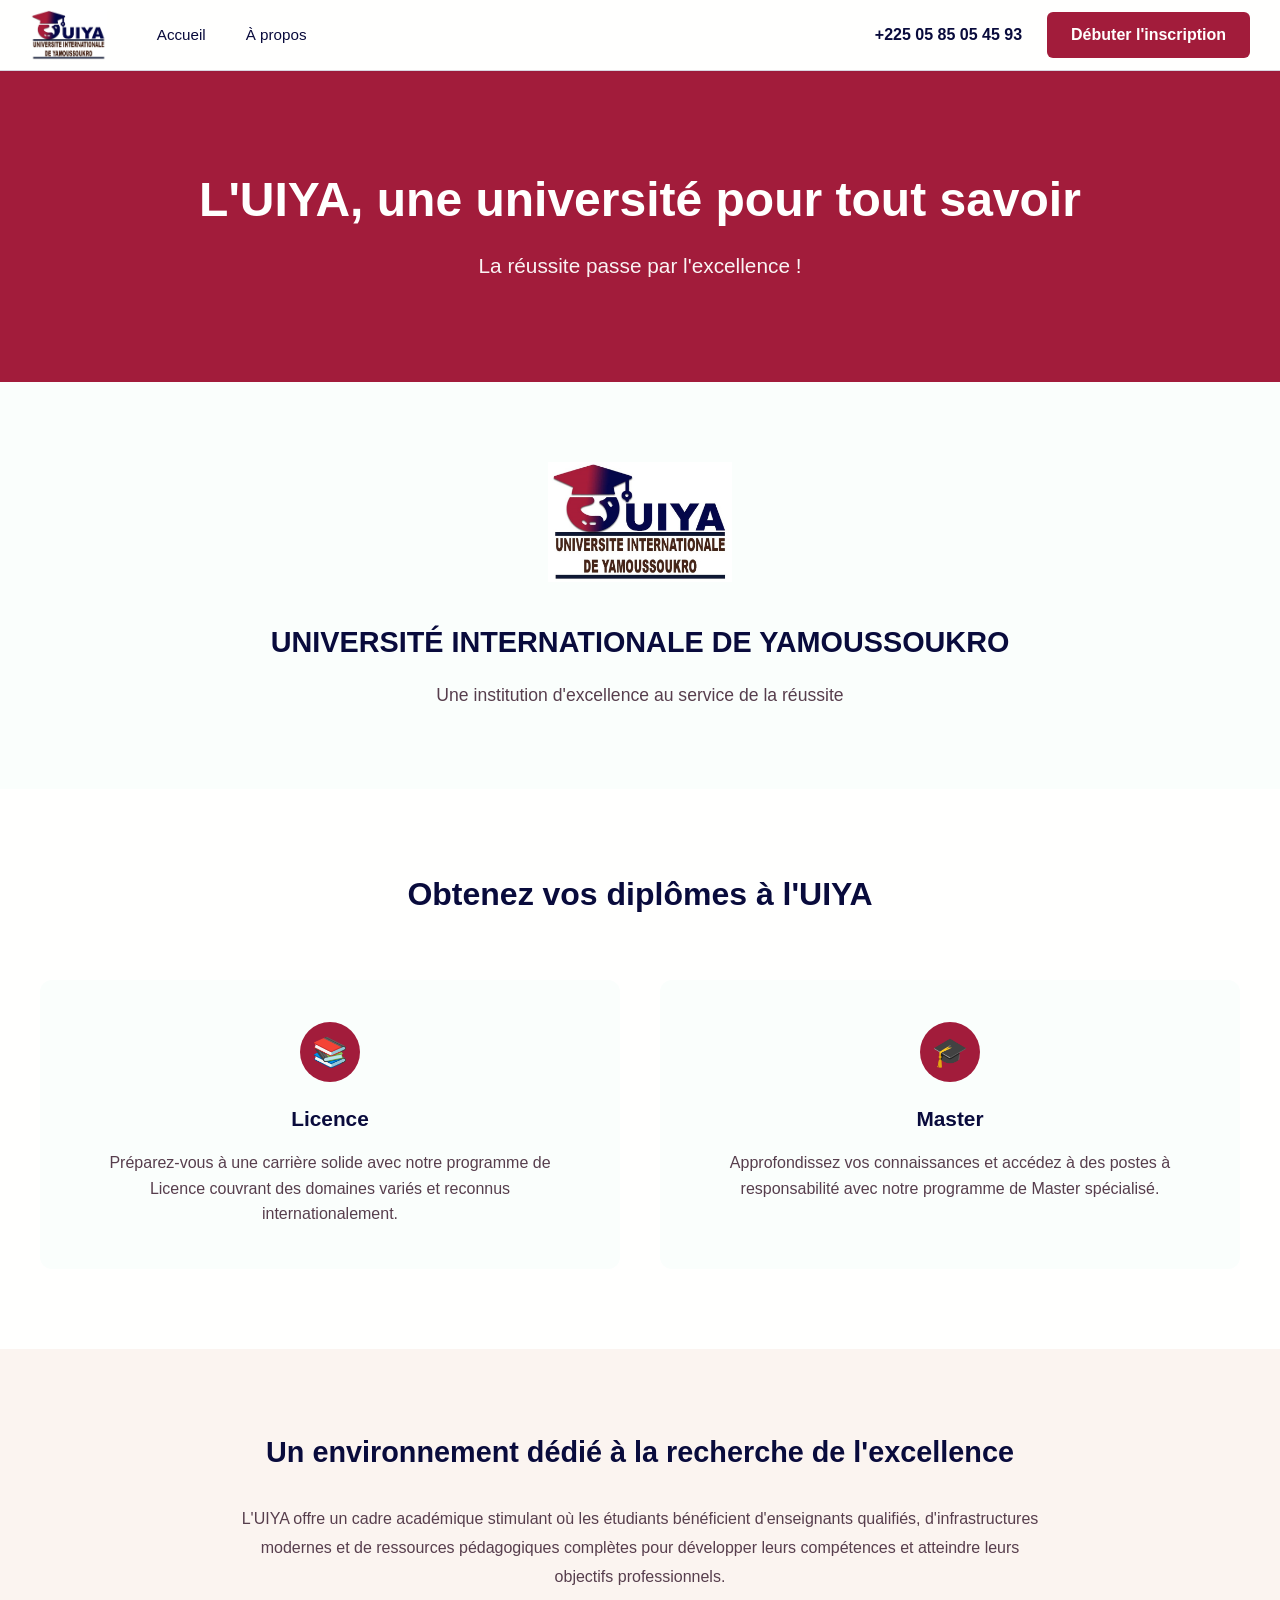
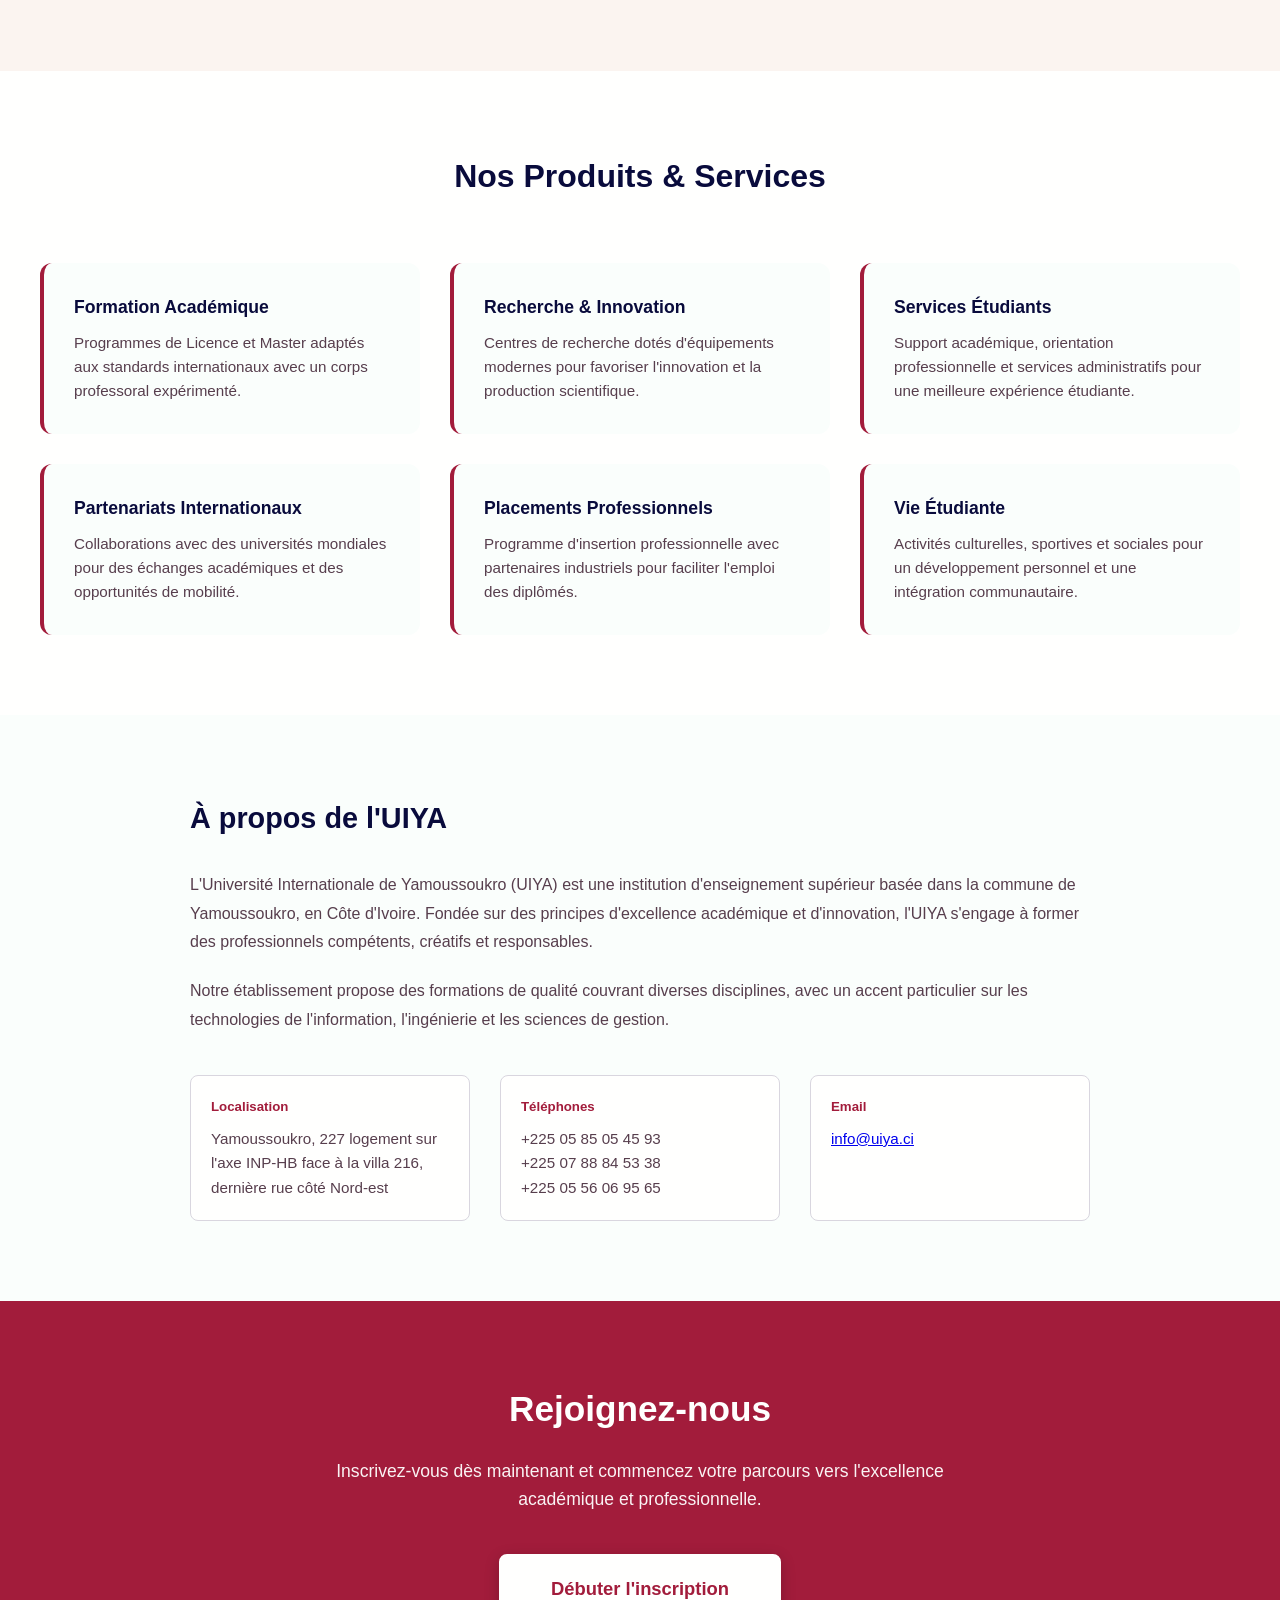
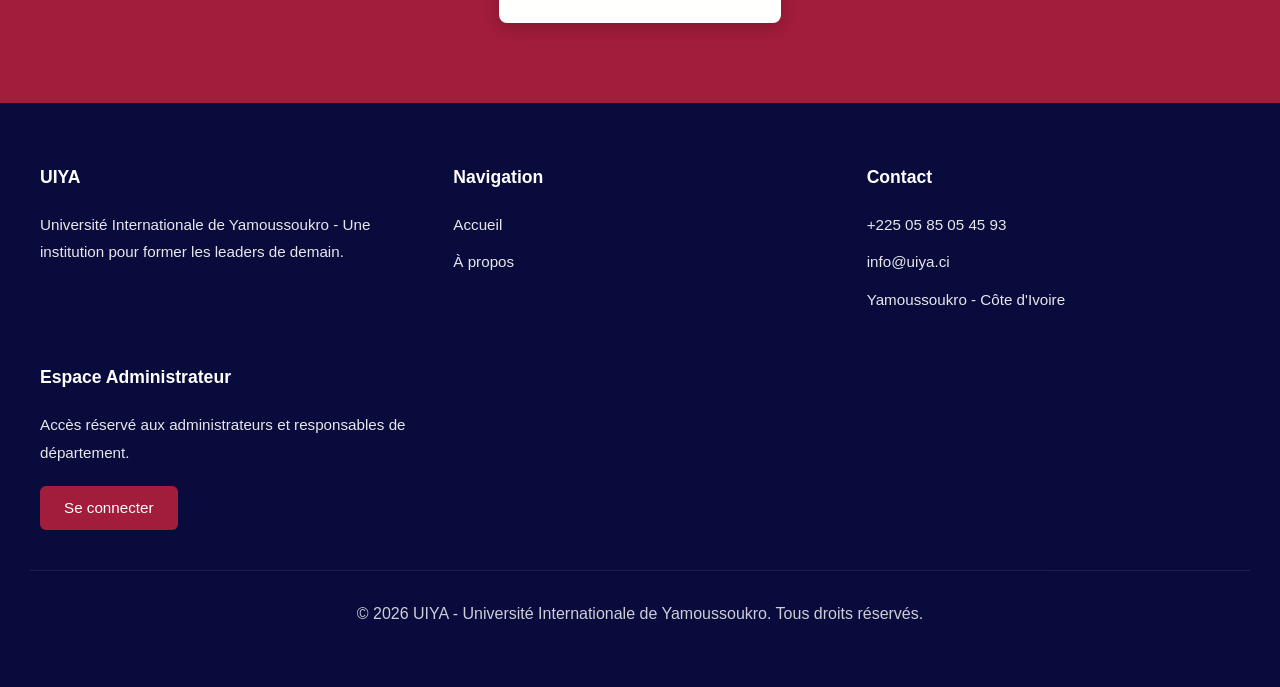
<file: index.html>
<!DOCTYPE html>
<html lang="fr">
<head>
    <meta charset="UTF-8">
    <meta name="viewport" content="width=device-width, initial-scale=1.0">
    <title>UIYA - Université Internationale de Yamoussoukro</title>
    <link rel="stylesheet" href="public/css/style.css">
    <style>
        /* STYLES SPECIFIQUES AU SITE DE PRESENTATION */
        body {
            margin: 0;
            padding: 0;
            font-family: -apple-system, BlinkMacSystemFont, 'Segoe UI', Roboto, Oxygen, Ubuntu, Cantarell, sans-serif;
        }

        /* HEADER PRESENTATION */
        .header-presentation {
            position: sticky;
            top: 0;
            z-index: 200;
            background: var(--blanc);
            border-bottom: 1px solid var(--bordure);
            box-shadow: var(--ombre);
        }

        .header-presentation-content {
            display: flex;
            align-items: center;
            justify-content: space-between;
            max-width: 1400px;
            margin: 0 auto;
            padding: 0 30px;
            height: 70px;
        }

        .header-logo-section {
            display: flex;
            align-items: center;
            gap: 15px;
        }

        .header-logo-img {
            height: 50px;
            width: auto;
        }

        .header-nav {
            display: flex;
            align-items: center;
            gap: 40px;
            flex: 1;
            margin-left: 50px;
        }

        .header-nav a {
            text-decoration: none;
            color: var(--texte);
            font-weight: 500;
            transition: color 0.3s ease;
            font-size: 0.95rem;
        }

        .header-nav a:hover {
            color: var(--primaire);
        }

        .header-actions {
            display: flex;
            align-items: center;
            gap: 25px;
        }

        .header-phone {
            color: var(--texte);
            font-weight: 600;
            text-decoration: none;
            transition: color 0.3s ease;
        }

        .header-phone:hover {
            color: var(--primaire);
        }

        .btn-login {
            background: var(--primaire);
            color: var(--blanc);
            padding: 8px 20px;
            border-radius: 6px;
            text-decoration: none;
            font-weight: 500;
            transition: all 0.3s ease;
            border: none;
            cursor: pointer;
        }

        .btn-login:hover {
            background: var(--primaire-hover);
            transform: translateY(-2px);
            box-shadow: var(--ombre-md);
        }

        .footer-section .btn-login {
            display: inline-block;
            margin-top: 10px;
            padding: 10px 24px;
            font-size: 0.95rem;
        }

        /* HERO SECTION */
        .hero {
            background: #a21c3b;
            color: var(--blanc);
            padding: 100px 30px;
            text-align: center;
        }

        .hero-content {
            max-width: 900px;
            margin: 0 auto;
        }

        .hero h1 {
            font-size: 3rem;
            margin: 0 0 20px 0;
            font-weight: 700;
            line-height: 1.2;
        }

        .hero p {
            font-size: 1.3rem;
            margin: 0;
            font-weight: 300;
            opacity: 0.95;
        }

        /* LOGO UNIVERSITE SECTION */
        .universite-section {
            background: var(--fond);
            padding: 80px 30px;
            text-align: center;
        }

        .universite-content {
            max-width: 800px;
            margin: 0 auto;
        }

        .universite-logo {
            height: 120px;
            margin-bottom: 30px;
            animation: slideDown 0.6s ease;
        }

        .universite-title {
            color: var(--texte);
            font-size: 1.8rem;
            font-weight: 700;
            margin: 0 0 15px 0;
        }

        .universite-subtitle {
            color: var(--texte-secondaire);
            font-size: 1.1rem;
            margin: 0;
            font-weight: 500;
        }

        /* DIPLOMES SECTION */
        .diplomes-section {
            background: var(--blanc);
            padding: 80px 30px;
        }

        .diplomes-title {
            text-align: center;
            font-size: 2rem;
            color: var(--texte);
            margin: 0 0 60px 0;
            font-weight: 700;
        }

        .diplomes-grid {
            max-width: 1200px;
            margin: 0 auto;
            display: grid;
            grid-template-columns: repeat(auto-fit, minmax(350px, 1fr));
            gap: 40px;
        }

        .diplome-card {
            background: var(--fond);
            border-radius: 12px;
            padding: 40px;
            text-align: center;
            transition: all 0.3s ease;
            border: 2px solid transparent;
        }

        .diplome-card:hover {
            border-color: var(--primaire);
            transform: translateY(-5px);
            box-shadow: var(--ombre-md);
        }

        .diplome-icon {
            width: 60px;
            height: 60px;
            background: var(--primaire);
            border-radius: 50%;
            display: flex;
            align-items: center;
            justify-content: center;
            margin: 0 auto 20px;
            font-size: 1.8rem;
        }

        .diplome-card h3 {
            color: var(--texte);
            font-size: 1.3rem;
            margin: 0 0 15px 0;
            font-weight: 600;
        }

        .diplome-card p {
            color: var(--texte-secondaire);
            margin: 0;
            line-height: 1.6;
        }

        /* EXCELLENCE SECTION */
        .excellence-section {
            background: var(--fond-secondaire);
            padding: 80px 30px;
        }

        .excellence-content {
            max-width: 800px;
            margin: 0 auto;
            text-align: center;
        }

        .excellence-title {
            color: var(--texte);
            font-size: 1.8rem;
            font-weight: 700;
            margin: 0 0 30px 0;
        }

        .excellence-text {
            color: var(--texte-secondaire);
            font-size: 1rem;
            line-height: 1.8;
            margin: 0;
        }

        /* SERVICES SECTION */
        .services-section {
            background: var(--blanc);
            padding: 80px 30px;
        }

        .services-title {
            text-align: center;
            font-size: 2rem;
            color: var(--texte);
            margin: 0 0 60px 0;
            font-weight: 700;
        }

        .services-grid {
            max-width: 1200px;
            margin: 0 auto;
            display: grid;
            grid-template-columns: repeat(auto-fit, minmax(300px, 1fr));
            gap: 30px;
        }

        .service-card {
            background: var(--fond);
            border-radius: 12px;
            padding: 30px;
            border-left: 4px solid var(--primaire);
        }

        .service-card h4 {
            color: var(--texte);
            margin: 0 0 10px 0;
            font-size: 1.1rem;
            font-weight: 600;
        }

        .service-card p {
            color: var(--texte-secondaire);
            margin: 0;
            line-height: 1.6;
            font-size: 0.95rem;
        }

        /* APROPOS SECTION */
        .apropos-section {
            background: var(--fond);
            padding: 80px 30px;
        }

        .apropos-content {
            max-width: 900px;
            margin: 0 auto;
        }

        .apropos-title {
            color: var(--texte);
            font-size: 1.8rem;
            font-weight: 700;
            margin: 0 0 30px 0;
        }

        .apropos-text {
            color: var(--texte-secondaire);
            font-size: 1rem;
            line-height: 1.8;
            margin: 0 0 20px 0;
        }

        .apropos-details {
            display: grid;
            grid-template-columns: repeat(auto-fit, minmax(250px, 1fr));
            gap: 30px;
            margin-top: 40px;
        }

        .detail-item {
            background: var(--blanc);
            border-radius: 8px;
            padding: 20px;
            border: 1px solid var(--bordure);
        }

        .detail-item h5 {
            color: var(--primaire);
            margin: 0 0 10px 0;
            font-weight: 600;
        }

        .detail-item p {
            color: var(--texte-secondaire);
            margin: 0;
            font-size: 0.95rem;
            line-height: 1.6;
        }

        /* INSCRIPTION SECTION */
        .inscription-section {
            background: #a21c3b;
            color: var(--blanc);
            padding: 80px 30px;
            text-align: center;
        }

        .inscription-content {
            max-width: 700px;
            margin: 0 auto;
        }

        .inscription-title {
            font-size: 2.2rem;
            font-weight: 700;
            margin: 0 0 20px 0;
        }

        .inscription-text {
            font-size: 1.1rem;
            margin: 0 0 40px 0;
            opacity: 0.95;
            line-height: 1.6;
        }

        .btn-inscription {
            background: var(--blanc);
            color: #a21c3b;
            padding: 18px 50px;
            border-radius: 8px;
            text-decoration: none;
            font-weight: 700;
            font-size: 1.15rem;
            transition: all 0.3s ease;
            border: 2px solid var(--blanc);
            cursor: pointer;
            display: inline-block;
            box-shadow: 0 4px 15px rgba(0, 0, 0, 0.2);
        }

        .btn-inscription:hover {
            background: transparent;
            color: var(--blanc);
            transform: translateY(-3px);
            box-shadow: 0 8px 25px rgba(0, 0, 0, 0.3);
        }

        /* FOOTER */
        .footer {
            background: var(--texte);
            color: var(--blanc);
            padding: 60px 30px;
        }

        .footer-content {
            max-width: 1200px;
            margin: 0 auto;
            display: grid;
            grid-template-columns: repeat(auto-fit, minmax(280px, 1fr));
            gap: 40px;
        }

        .footer-section h5 {
            font-weight: 700;
            margin: 0 0 20px 0;
            font-size: 1.1rem;
        }

        .footer-section p {
            margin: 10px 0;
            line-height: 1.8;
            opacity: 0.9;
            font-size: 0.95rem;
        }

        .footer-section a {
            color: var(--blanc);
            text-decoration: none;
            transition: color 0.3s ease;
        }

        .footer-section a:hover {
            color: var(--primaire);
        }

        .footer-bottom {
            border-top: 1px solid rgba(255, 255, 255, 0.1);
            margin-top: 40px;
            padding-top: 30px;
            text-align: center;
            opacity: 0.8;
        }

        /* ANIMATIONS */
        @keyframes slideDown {
            from {
                opacity: 0;
                transform: translateY(-20px);
            }
            to {
                opacity: 1;
                transform: translateY(0);
            }
        }

        @keyframes fadeInUp {
            from {
                opacity: 0;
                transform: translateY(20px);
            }
            to {
                opacity: 1;
                transform: translateY(0);
            }
        }

        /* RESPONSIVE */
        @media (max-width: 1200px) {
            .header-nav { gap: 30px; margin-left: 40px; }
            .diplomes-grid, .services-grid { gap: 30px; }
        }

        @media (max-width: 992px) {
            .header-presentation-content { padding: 0 20px; height: 65px; }
            .header-nav { gap: 25px; margin-left: 30px; flex-wrap: wrap; }
            .hero { padding: 80px 30px; }
            .hero h1 { font-size: 2.2rem; line-height: 1.3; }
            .hero p { font-size: 1.1rem; }
            .universite-section, .diplomes-section, .excellence-section, .services-section, .apropos-section, .inscription-section { padding: 60px 30px; }
            .diplomes-grid, .services-grid { grid-template-columns: 1fr; gap: 25px; }
            .diplomes-title, .services-title { font-size: 1.8rem; margin-bottom: 50px; }
        }

        @media (max-width: 768px) {
            .header-presentation { position: relative; }
            .header-presentation-content { flex-direction: column; padding: 10px 15px; height: auto; gap: 12px; }
            .header-logo-section { width: 100%; }
            .header-logo-img { height: 40px; }
            .header-nav { width: 100%; margin-left: 0; order: 3; gap: 12px; padding: 10px 0; border-top: 1px solid var(--bordure); }
            .header-nav a { font-size: 0.9rem; }
            .header-actions { width: 100%; gap: 12px; order: 2; }
            .header-phone { font-size: 0.85rem; }
            .btn-login { padding: 7px 16px; font-size: 0.9rem; }
            
            .hero { padding: 60px 20px; }
            .hero h1 { font-size: 1.8rem; }
            .hero p { font-size: 1rem; }
            
            .universite-section, .diplomes-section, .excellence-section, .services-section, .apropos-section, .inscription-section { padding: 50px 20px; }
            .universite-logo { height: 90px; margin-bottom: 20px; }
            .universite-title { font-size: 1.5rem; }
            .universite-subtitle { font-size: 1rem; }
            
            .diplomes-title, .services-title { font-size: 1.5rem; margin-bottom: 40px; }
            .diplome-card, .service-card { padding: 25px; }
            .diplome-icon { width: 50px; height: 50px; font-size: 1.5rem; }
            .diplome-card h3 { font-size: 1.1rem; }
            .diplome-card p, .service-card p { font-size: 0.9rem; }
            
            .excellence-title { font-size: 1.5rem; margin-bottom: 20px; }
            .excellence-text { font-size: 0.95rem; }
            
            .apropos-details { grid-template-columns: 1fr; gap: 20px; margin-top: 30px; }
            .detail-item { padding: 15px; }
            .detail-item h5 { font-size: 0.95rem; }
            .detail-item p { font-size: 0.9rem; }
            
            .inscription-title { font-size: 1.6rem; }
            .inscription-text { font-size: 1rem; margin-bottom: 30px; }
            .btn-inscription { padding: 12px 35px; font-size: 1rem; }
            
            .footer-content { grid-template-columns: 1fr 1fr; gap: 30px; }
            .footer-section h5 { font-size: 1rem; }
            .footer-section p { font-size: 0.9rem; }
        }

        @media (max-width: 600px) {
            .header-presentation-content { padding: 8px 12px; gap: 8px; }
            .header-logo-img { height: 35px; }
            .header-nav { gap: 10px; padding: 8px 0; font-size: 0.85rem; }
            .header-actions { gap: 10px; font-size: 0.8rem; }
            .btn-login { padding: 6px 14px; font-size: 0.8rem; }
            
            .hero { padding: 50px 15px; }
            .hero h1 { font-size: 1.5rem; }
            .hero p { font-size: 0.95rem; }
            
            .universite-section, .diplomes-section, .excellence-section, .services-section, .apropos-section, .inscription-section { padding: 40px 15px; }
            .universite-logo { height: 70px; }
            .universite-title { font-size: 1.3rem; }
            .universite-subtitle { font-size: 0.9rem; }
            
            .diplomes-title, .services-title { font-size: 1.3rem; margin-bottom: 30px; }
            .diplome-card, .service-card { padding: 20px; }
            .diplome-icon { width: 45px; height: 45px; font-size: 1.3rem; margin-bottom: 15px; }
            
            .inscription-title { font-size: 1.4rem; }
            .btn-inscription { padding: 10px 30px; font-size: 0.95rem; }
            
            .footer-content { grid-template-columns: 1fr; gap: 25px; }
        }

        @media (max-width: 480px) {
            .header-presentation-content { padding: 6px 10px; gap: 6px; min-height: 60px; }
            .header-logo-img { height: 30px; }
            .header-nav { gap: 8px; padding: 6px 0; font-size: 0.75rem; order: 3; width: 100%; }
            .header-nav a { display: inline-block; }
            .header-actions { flex-direction: column; gap: 8px; order: 2; width: 100%; }
            .header-phone { font-size: 0.75rem; }
            .btn-login { padding: 5px 12px; font-size: 0.75rem; width: 100%; text-align: center; }
            
            .hero { padding: 40px 12px; text-align: center; }
            .hero h1 { font-size: 1.3rem; line-height: 1.3; }
            .hero p { font-size: 0.9rem; }
            
            .universite-section, .diplomes-section, .excellence-section, .services-section, .apropos-section, .inscription-section { padding: 35px 12px; }
            .universite-logo { height: 60px; margin-bottom: 15px; }
            .universite-title { font-size: 1.1rem; margin-bottom: 10px; }
            .universite-subtitle { font-size: 0.85rem; }
            
            .diplomes-title, .services-title { font-size: 1.2rem; margin-bottom: 25px; }
            .diplome-card, .service-card { padding: 18px; border-radius: 10px; }
            .diplome-icon { width: 40px; height: 40px; font-size: 1.2rem; margin-bottom: 12px; }
            .diplome-card h3 { font-size: 1rem; margin-bottom: 10px; }
            .diplome-card p, .service-card p { font-size: 0.85rem; line-height: 1.5; }
            .service-card { padding: 15px; }
            .service-card h4 { font-size: 0.95rem; margin-bottom: 8px; }
            
            .excellence-title { font-size: 1.2rem; margin-bottom: 15px; }
            .excellence-text { font-size: 0.85rem; line-height: 1.6; }
            
            .apropos-details { grid-template-columns: 1fr; gap: 15px; margin-top: 20px; }
            .detail-item { padding: 12px; }
            .detail-item h5 { font-size: 0.9rem; margin-bottom: 8px; }
            .detail-item p { font-size: 0.8rem; }
            
            .inscription-section { background: #a21c3b; }
            .inscription-title { font-size: 1.3rem; margin-bottom: 12px; }
            .inscription-text { font-size: 0.9rem; margin-bottom: 20px; line-height: 1.5; }
            .btn-inscription { padding: 9px 25px; font-size: 0.9rem; width: auto; }
            
            .footer-content { grid-template-columns: 1fr; gap: 20px; }
            .footer-section h5 { font-size: 0.95rem; margin-bottom: 12px; }
            .footer-section p { font-size: 0.8rem; margin: 8px 0; }
            .footer-bottom { font-size: 0.75rem; margin-top: 20px; padding-top: 20px; }
        }
    </style>
</head>
<body>
    <!-- HEADER -->
    <header class="header-presentation">
        <div class="header-presentation-content">
            <div class="header-logo-section">
                <img src="public/img/logo.jpg" alt="UIYA Logo" class="header-logo-img">
            </div>
            <nav class="header-nav">
                <a href="#accueil">Accueil</a>
                <a href="#apropos">À propos</a>
            </nav>
            <div class="header-actions">
                <a href="tel:+22505850545" class="header-phone">+225 05 85 05 45 93</a>
                <a href="public/etudiant.html" class="btn-login" style="background: #a21c3b; padding: 10px 24px; font-weight: 600;">Débuter l'inscription</a>
            </div>
        </div>
    </header>

    <!-- HERO SECTION -->
    <section class="hero" id="accueil">
        <div class="hero-content">
            <h1>L'UIYA, une université pour tout savoir</h1>
            <p>La réussite passe par l'excellence !</p>
        </div>
    </section>

    <!-- UNIVERSITE SECTION -->
    <section class="universite-section">
        <div class="universite-content">
            <img src="public/img/logo.jpg" alt="UIYA" class="universite-logo">
            <h2 class="universite-title">UNIVERSITÉ INTERNATIONALE DE YAMOUSSOUKRO</h2>
            <p class="universite-subtitle">Une institution d'excellence au service de la réussite</p>
        </div>
    </section>

    <!-- DIPLOMES SECTION -->
    <section class="diplomes-section">
        <h2 class="diplomes-title">Obtenez vos diplômes à l'UIYA</h2>
        <div class="diplomes-grid">
            <div class="diplome-card">
                <div class="diplome-icon">📚</div>
                <h3>Licence</h3>
                <p>Préparez-vous à une carrière solide avec notre programme de Licence couvrant des domaines variés et reconnus internationalement.</p>
            </div>
            <div class="diplome-card">
                <div class="diplome-icon">🎓</div>
                <h3>Master</h3>
                <p>Approfondissez vos connaissances et accédez à des postes à responsabilité avec notre programme de Master spécialisé.</p>
            </div>
        </div>
    </section>

    <!-- EXCELLENCE SECTION -->
    <section class="excellence-section">
        <div class="excellence-content">
            <h2 class="excellence-title">Un environnement dédié à la recherche de l'excellence</h2>
            <p class="excellence-text">
                L'UIYA offre un cadre académique stimulant où les étudiants bénéficient d'enseignants qualifiés, d'infrastructures modernes et de ressources pédagogiques complètes pour développer leurs compétences et atteindre leurs objectifs professionnels.
            </p>
        </div>
    </section>

    <!-- SERVICES SECTION -->
    <section class="services-section">
        <h2 class="services-title">Nos Produits & Services</h2>
        <div class="services-grid">
            <div class="service-card">
                <h4>Formation Académique</h4>
                <p>Programmes de Licence et Master adaptés aux standards internationaux avec un corps professoral expérimenté.</p>
            </div>
            <div class="service-card">
                <h4>Recherche & Innovation</h4>
                <p>Centres de recherche dotés d'équipements modernes pour favoriser l'innovation et la production scientifique.</p>
            </div>
            <div class="service-card">
                <h4>Services Étudiants</h4>
                <p>Support académique, orientation professionnelle et services administratifs pour une meilleure expérience étudiante.</p>
            </div>
            <div class="service-card">
                <h4>Partenariats Internationaux</h4>
                <p>Collaborations avec des universités mondiales pour des échanges académiques et des opportunités de mobilité.</p>
            </div>
            <div class="service-card">
                <h4>Placements Professionnels</h4>
                <p>Programme d'insertion professionnelle avec partenaires industriels pour faciliter l'emploi des diplômés.</p>
            </div>
            <div class="service-card">
                <h4>Vie Étudiante</h4>
                <p>Activités culturelles, sportives et sociales pour un développement personnel et une intégration communautaire.</p>
            </div>
        </div>
    </section>

    <!-- APROPOS SECTION -->
    <section class="apropos-section" id="apropos">
        <div class="apropos-content">
            <h2 class="apropos-title">À propos de l'UIYA</h2>
            <p class="apropos-text">
                L'Université Internationale de Yamoussoukro (UIYA) est une institution d'enseignement supérieur basée dans la commune de Yamoussoukro, en Côte d'Ivoire. Fondée sur des principes d'excellence académique et d'innovation, l'UIYA s'engage à former des professionnels compétents, créatifs et responsables.
            </p>
            <p class="apropos-text">
                Notre établissement propose des formations de qualité couvrant diverses disciplines, avec un accent particulier sur les technologies de l'information, l'ingénierie et les sciences de gestion.
            </p>
            <div class="apropos-details">
                <div class="detail-item">
                    <h5>Localisation</h5>
                    <p>Yamoussoukro, 227 logement sur l'axe INP-HB face à la villa 216, dernière rue côté Nord-est</p>
                </div>
                <div class="detail-item">
                    <h5>Téléphones</h5>
                    <p>+225 05 85 05 45 93<br>+225 07 88 84 53 38<br>+225 05 56 06 95 65</p>
                </div>
                <div class="detail-item">
                    <h5>Email</h5>
                    <p><a href="mailto:info@uiya.ci">info@uiya.ci</a></p>
                </div>
            </div>
        </div>
    </section>

    <!-- INSCRIPTION SECTION -->
    <section class="inscription-section">
        <div class="inscription-content">
            <h2 class="inscription-title">Rejoignez-nous</h2>
            <p class="inscription-text">
                Inscrivez-vous dès maintenant et commencez votre parcours vers l'excellence académique et professionnelle.
            </p>
            <a href="public/etudiant.html" class="btn-inscription">Débuter l'inscription</a>
        </div>
    </section>

    <!-- FOOTER -->
    <footer class="footer">
        <div class="footer-content">
            <div class="footer-section">
                <h5>UIYA</h5>
                <p>Université Internationale de Yamoussoukro - Une institution pour former les leaders de demain.</p>
            </div>
            <div class="footer-section">
                <h5>Navigation</h5>
                <p><a href="#accueil">Accueil</a></p>
                <p><a href="#apropos">À propos</a></p>
            </div>
            <div class="footer-section">
                <h5>Contact</h5>
                <p><a href="tel:+22505850545">+225 05 85 05 45 93</a></p>
                <p><a href="mailto:info@uiya.ci">info@uiya.ci</a></p>
                <p>Yamoussoukro - Côte d'Ivoire</p>
            </div>
            <div class="footer-section">
                <h5>Espace Administrateur</h5>
                <p>Accès réservé aux administrateurs et responsables de département.</p>
                <a href="public/connexion.html" class="btn-login">Se connecter</a>
            </div>
        </div>
        <div class="footer-bottom">
            <p>&copy; 2026 UIYA - Université Internationale de Yamoussoukro. Tous droits réservés.</p>
        </div>
    </footer>

    <script>
        // Animation au chargement
        document.addEventListener('DOMContentLoaded', function() {
            const sections = document.querySelectorAll('.diplome-card, .service-card');
            sections.forEach((section, index) => {
                section.style.animation = `fadeInUp 0.5s ease ${index * 0.1}s forwards`;
                section.style.opacity = '0';
            });
        });

        // Smooth scroll pour les liens d'ancrage
        document.querySelectorAll('a[href^="#"]').forEach(anchor => {
            anchor.addEventListener('click', function (e) {
                const href = this.getAttribute('href');
                if (href !== '#') {
                    e.preventDefault();
                    const target = document.querySelector(href);
                    if (target) {
                        target.scrollIntoView({
                            behavior: 'smooth',
                            block: 'start'
                        });
                    }
                }
            });
        });
    </script>
</body>
</html>
</file>
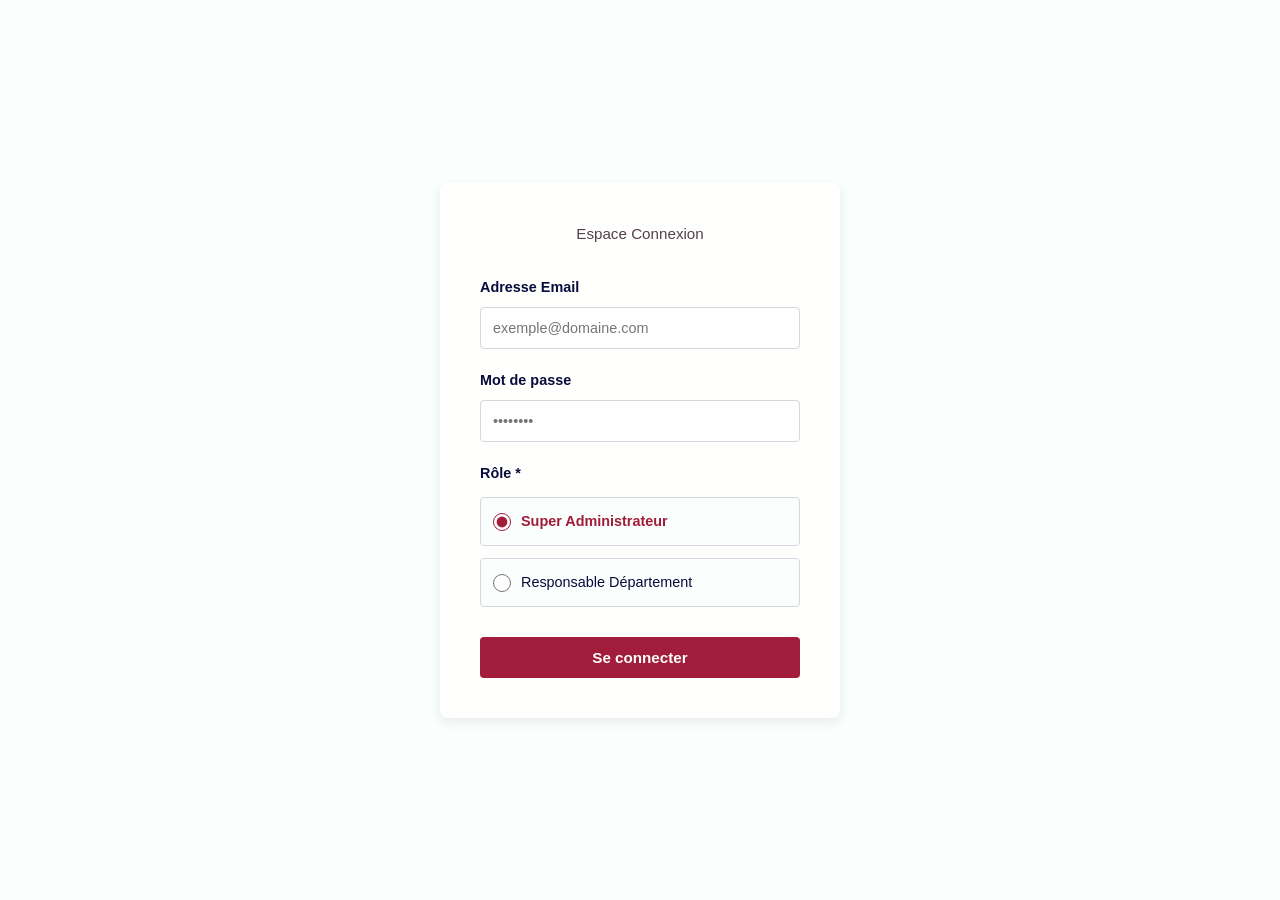
<file: public/connexion.html>
<!DOCTYPE html>
<html lang="fr">
<head>
    <meta charset="UTF-8">
    <meta name="viewport" content="width=device-width, initial-scale=1.0">
    <title>Connexion - Gestion Inscription</title>
    <link rel="stylesheet" href="css/style.css">
    <style>
        body {
            display: flex;
            align-items: center;
            justify-content: center;
            min-height: 100vh;
            background: var(--fond);
        }
        
        .login-container {
            background: var(--blanc);
            border-radius: 8px;
            box-shadow: var(--ombre-md);
            padding: 40px;
            width: 100%;
            max-width: 400px;
        }
        
        .login-header {
            text-align: center;
            margin-bottom: 30px;
        }
        
        .login-header h1 {
            font-size: 1.8rem;
            color: var(--primaire);
            margin: 0 0 10px 0;
        }
        
        .login-header p {
            color: var(--texte-secondaire);
            font-size: 0.95rem;
            margin: 0;
        }
        
        .login-form {
            display: flex;
            flex-direction: column;
            gap: 20px;
        }
        
        .form-groupe {
            display: flex;
            flex-direction: column;
            gap: 8px;
        }
        
        .form-groupe label {
            font-weight: 600;
            font-size: 0.9rem;
            color: var(--texte);
        }
        
        .form-groupe input {
            padding: 12px;
            border: 1px solid var(--bordure);
            border-radius: 4px;
            font-size: 0.9rem;
            transition: all 0.3s ease;
        }
        
        .form-groupe input:focus {
            outline: none;
            border-color: var(--primaire);
            box-shadow: 0 0 0 3px rgba(162, 28, 59, 0.1);
        }
        
        .role-selector {
            display: flex;
            flex-direction: column;
            gap: 12px;
        }
        
        .role-selector-label {
            font-weight: 600;
            font-size: 0.9rem;
            color: var(--texte);
        }
        
        .role-option {
            display: flex;
            align-items: center;
            gap: 10px;
            padding: 12px;
            border: 1px solid var(--bordure);
            border-radius: 4px;
            cursor: pointer;
            transition: all 0.3s ease;
            background: var(--fond);
        }
        
        .role-option input[type="radio"] {
            cursor: pointer;
            width: 18px;
            height: 18px;
            accent-color: var(--primaire);
        }
        
        .role-option:hover {
            border-color: var(--primaire);
            background: var(--fond-secondaire);
        }
        
        .role-option input[type="radio"]:checked + label {
            color: var(--primaire);
            font-weight: 600;
        }
        
        .role-option label {
            flex: 1;
            margin: 0;
            cursor: pointer;
            font-weight: 500;
        }
        
        .login-button {
            padding: 12px 16px;
            background: var(--primaire);
            color: var(--blanc);
            border: none;
            border-radius: 4px;
            font-weight: 600;
            font-size: 0.95rem;
            cursor: pointer;
            transition: all 0.3s ease;
            margin-top: 10px;
        }
        
        .login-button:hover {
            background: var(--primaire-hover);
            transform: translateY(-2px);
            box-shadow: var(--ombre-md);
        }
        
        .login-button:active {
            transform: translateY(0);
        }
        
        .helper-text {
            text-align: center;
            font-size: 0.85rem;
            color: var(--texte-secondaire);
            margin-top: 20px;
        }
        
        @media (max-width: 480px) {
            .login-container {
                padding: 25px;
            }
            
            .login-header h1 {
                font-size: 1.5rem;
            }
            
            .login-header p {
                font-size: 0.85rem;
            }
        }
    </style>
</head>
<body>
    <div class="login-container">
        <div class="login-header">
            <p>Espace Connexion</p>
        </div>

        <form class="login-form" action="traitement/connexion_admin.php" method="POST">
            <!-- Email -->
            <div class="form-groupe">
                <label for="email">Adresse Email</label>
                <input 
                    type="email" 
                    id="email" 
                    name="email" 
                    placeholder="exemple@domaine.com" 
                    required
                >
            </div>

            <!-- Mot de passe -->
            <div class="form-groupe">
                <label for="password">Mot de passe</label>
                <input 
                    type="password" 
                    id="password" 
                    name="password" 
                    placeholder="••••••••" 
                    required
                >
            </div>

            <!-- Sélection du rôle -->
            <div class="role-selector">
                <span class="role-selector-label">Rôle *</span>
                
                <div class="role-option">
                    <input 
                        type="radio" 
                        id="admin" 
                        name="role" 
                        value="super_admin" 
                        required
                        checked
                    >
                    <label for="admin">Super Administrateur</label>
                </div>
                
                <div class="role-option">
                    <input 
                        type="radio" 
                        id="responsable" 
                        name="role" 
                        value="responsable_dept" 
                        required
                    >
                    <label for="responsable">Responsable Département</label>
                </div>
            </div>

            <!-- Bouton Connexion -->
            <button type="submit" class="login-button">Se connecter</button>
        </form>

    </div>
</body>
</html>
</file>
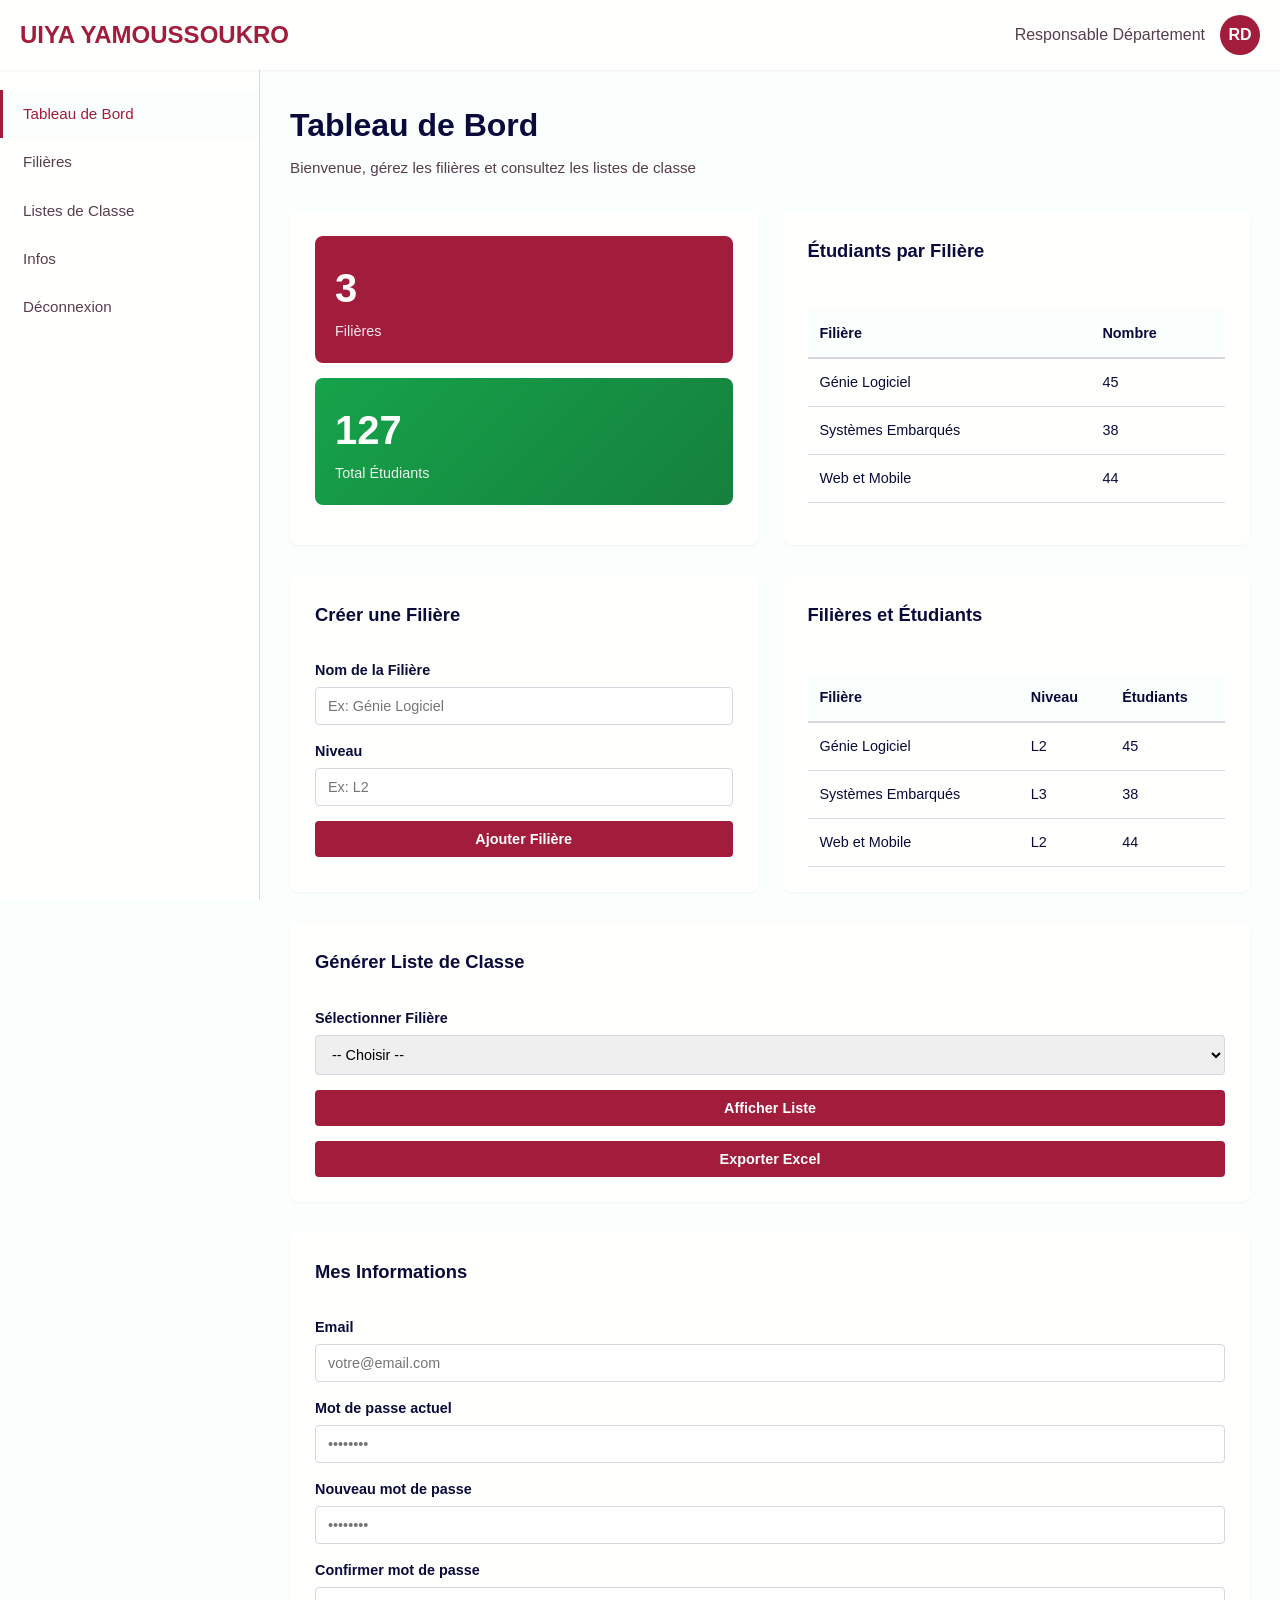
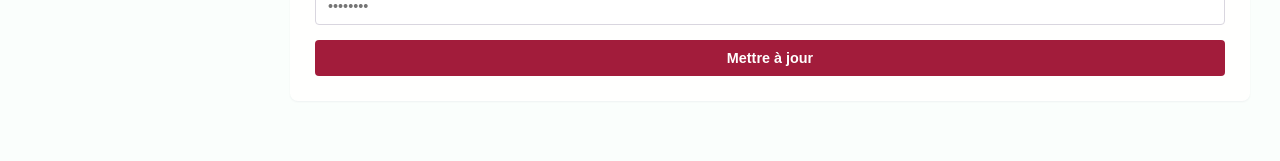
<file: public/departement.html>
<!DOCTYPE html>
<html lang="fr">
<head>
    <meta charset="UTF-8">
    <meta name="viewport" content="width=device-width, initial-scale=1.0">
    <title>Responsable de Département - Tableau de Bord</title>
    <link rel="stylesheet" href="css/style.css">
</head>
<body>
    <!-- HEADER -->
    <header class="header">
        <div class="header-content">
            <a href="#" class="header-logo">UIYA YAMOUSSOUKRO</a>
            <div class="header-user">
                <span>Responsable Département</span>
                <div class="header-user-avatar">RD</div>
            </div>
        </div>
    </header>

    <!-- LAYOUT PRINCIPAL -->
    <div class="layout">
        <!-- SIDEBAR -->
        <aside class="sidebar">
            <nav class="sidebar-menu">
                <li><a href="#tableau-bord" class="active">Tableau de Bord</a></li>
                <li><a href="#filieres">Filières</a></li>
                <li><a href="#listes">Listes de Classe</a></li>
                <li><a href="#infos">Infos</a></li>
                <li><a href="#deconnexion">Déconnexion</a></li>
            </nav>
        </aside>

        <!-- CONTENU PRINCIPAL -->
        <main class="main-content">
            <!-- EN-TÊTE DE PAGE -->
            <div class="page-header">
                <h1>Tableau de Bord</h1>
                <p>Bienvenue, gérez les filières et consultez les listes de classe</p>
            </div>

            <!-- STATISTIQUES RAPIDES -->
            <div class="grille">
                <div class="carte">
                    <div class="carte-stat">
                        <div>
                            <div class="carte-stat-nombre">3</div>
                            <div class="carte-stat-label">Filières</div>
                        </div>
                    </div>
                    <div class="carte-stat" style="background: linear-gradient(135deg, #16a34a, #15803d);">
                        <div>
                            <div class="carte-stat-nombre">127</div>
                            <div class="carte-stat-label">Total Étudiants</div>
                        </div>
                    </div>
                </div>
                <div class="carte">
                    <h2>Étudiants par Filière</h2>
                    <div class="table-responsive">
                        <table>
                            <thead>
                                <tr>
                                    <th>Filière</th>
                                    <th>Nombre</th>
                                </tr>
                            </thead>
                            <tbody>
                                <tr>
                                    <td>Génie Logiciel</td>
                                    <td>45</td>
                                </tr>
                                <tr>
                                    <td>Systèmes Embarqués</td>
                                    <td>38</td>
                                </tr>
                                <tr>
                                    <td>Web et Mobile</td>
                                    <td>44</td>
                                </tr>
                            </tbody>
                        </table>
                    </div>
                </div>
            </div>

            <!-- GESTION FILIÈRES -->
            <div class="grille">
                <div class="carte" id="filieres">
                    <h2>Créer une Filière</h2>
                    <form action="traitement/departement.php" method="POST">
                        <div class="form-groupe">
                            <label for="nom-filiere">Nom de la Filière</label>
                            <input type="text" id="nom-filiere" name="nom_filiere" placeholder="Ex: Génie Logiciel" required>
                        </div>
                        <div class="form-groupe">
                            <label for="niveau">Niveau</label>
                            <input type="text" id="niveau" name="niveau" placeholder="Ex: L2" required>
                        </div>
                        <button type="submit">Ajouter Filière</button>
                    </form>
                </div>

                <div class="carte">
                    <h2>Filières et Étudiants</h2>
                    <div class="table-responsive">
                        <table>
                            <thead>
                                <tr>
                                    <th>Filière</th>
                                    <th>Niveau</th>
                                    <th>Étudiants</th>
                                </tr>
                            </thead>
                            <tbody>
                                <tr>
                                    <td>Génie Logiciel</td>
                                    <td>L2</td>
                                    <td>45</td>
                                </tr>
                                <tr>
                                    <td>Systèmes Embarqués</td>
                                    <td>L3</td>
                                    <td>38</td>
                                </tr>
                                <tr>
                                    <td>Web et Mobile</td>
                                    <td>L2</td>
                                    <td>44</td>
                                </tr>
                            </tbody>
                        </table>
                    </div>
                </div>
            </div>

            <!-- LISTES DE CLASSE -->
            <div class="grille">
                <div class="carte" id="listes">
                    <h2>Générer Liste de Classe</h2>
                    <form action="traitement/liste_export.php" method="POST">
                        <div class="form-groupe">
                            <label for="filtre-filiere">Sélectionner Filière</label>
                            <select id="filtre-filiere" name="id_filiere" required>
                                <option value="">-- Choisir --</option>
                                <option value="1">Génie Logiciel (L2)</option>
                                <option value="2">Systèmes Embarqués (L3)</option>
                                <option value="3">Web et Mobile (L2)</option>
                            </select>
                        </div>
                        <button type="submit">Afficher Liste</button>
                        <button type="button" onclick="exporterExcel()">Exporter Excel</button>
                    </form>
                </div>
            </div>

            <!-- INFOS COMPTE -->
            <div class="grille">
                <div class="carte" id="infos">
                    <h2>Mes Informations</h2>
                    <form action="traitement/update_responsable.php" method="POST">
                        <div class="form-groupe">
                            <label for="email-responsable">Email</label>
                            <input type="email" id="email-responsable" name="email_responsable" placeholder="votre@email.com" required>
                        </div>
                        <div class="form-groupe">
                            <label for="current-password">Mot de passe actuel</label>
                            <input type="password" id="current-password" name="current_password" placeholder="••••••••" required>
                        </div>
                        <div class="form-groupe">
                            <label for="new-password">Nouveau mot de passe</label>
                            <input type="password" id="new-password" name="new_password" placeholder="••••••••" required>
                        </div>
                        <div class="form-groupe">
                            <label for="confirm-password">Confirmer mot de passe</label>
                            <input type="password" id="confirm-password" name="confirm_password" placeholder="••••••••" required>
                        </div>
                        <button type="submit">Mettre à jour</button>
                    </form>
                </div>
            </div>
        </main>
    </div>

    <!-- SCRIPT -->
    <script>
        document.addEventListener('DOMContentLoaded', function() {
            const cartes = document.querySelectorAll('.carte');
            cartes.forEach((carte, index) => {
                carte.style.animation = `fadeInUp 0.5s ease ${index * 0.1}s forwards`;
                carte.style.opacity = '0';
            });

            const menuLinks = document.querySelectorAll('.sidebar-menu a');
            menuLinks.forEach(link => {
                link.addEventListener('click', function() {
                    menuLinks.forEach(l => l.classList.remove('active'));
                    this.classList.add('active');
                });
            });
        });

        function exporterExcel() {
            const form = document.querySelector('form[action="traitement/liste_export.php"]');
            const filiere = form.querySelector('select[name="id_filiere"]').value;
            if (filiere) {
                window.location.href = `traitement/liste_export.php?id_filiere=${filiere}&export=excel`;
            } else {
                alert('Veuillez sélectionner une filière');
            }
        }

        const style = document.createElement('style');
        style.textContent = `
            @keyframes fadeInUp {
                from { opacity: 0; transform: translateY(20px); }
                to { opacity: 1; transform: translateY(0); }
            }
        `;
        document.head.appendChild(style);
    </script>
</body>
</html>
</file>
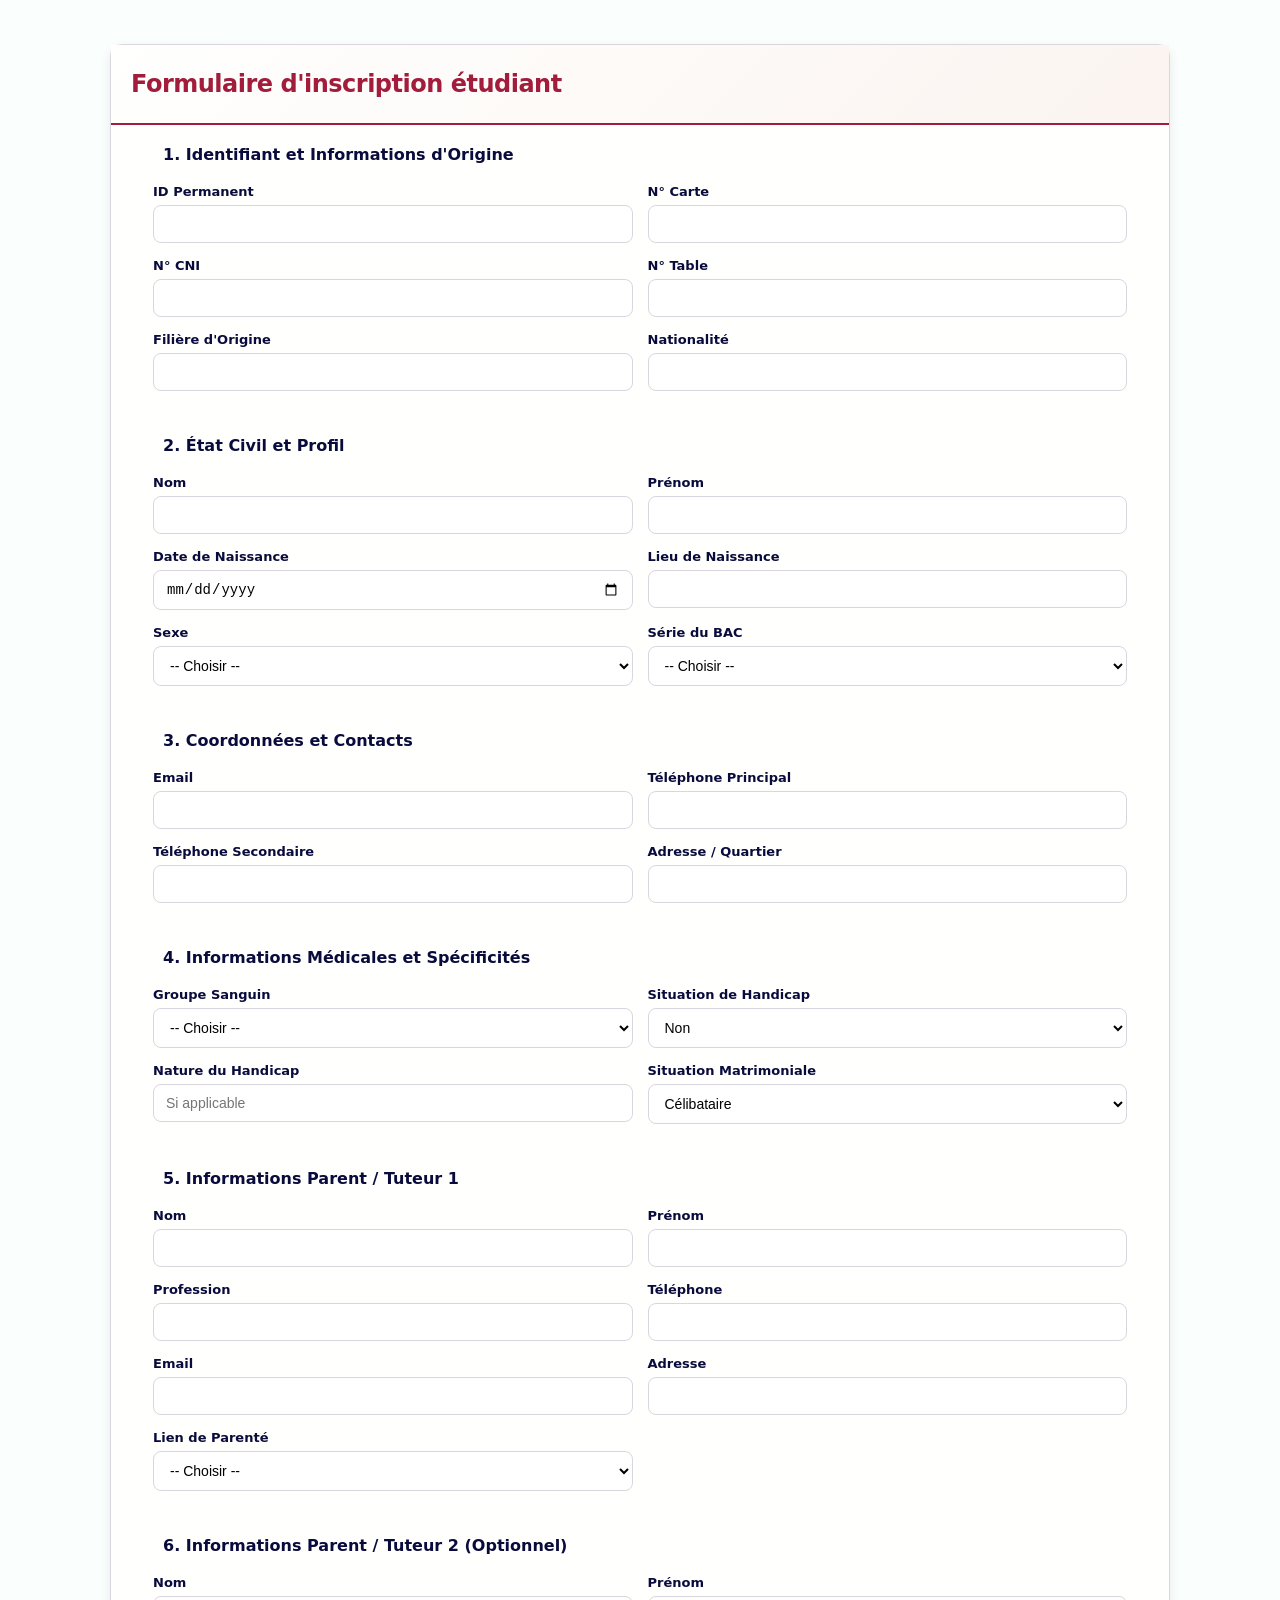
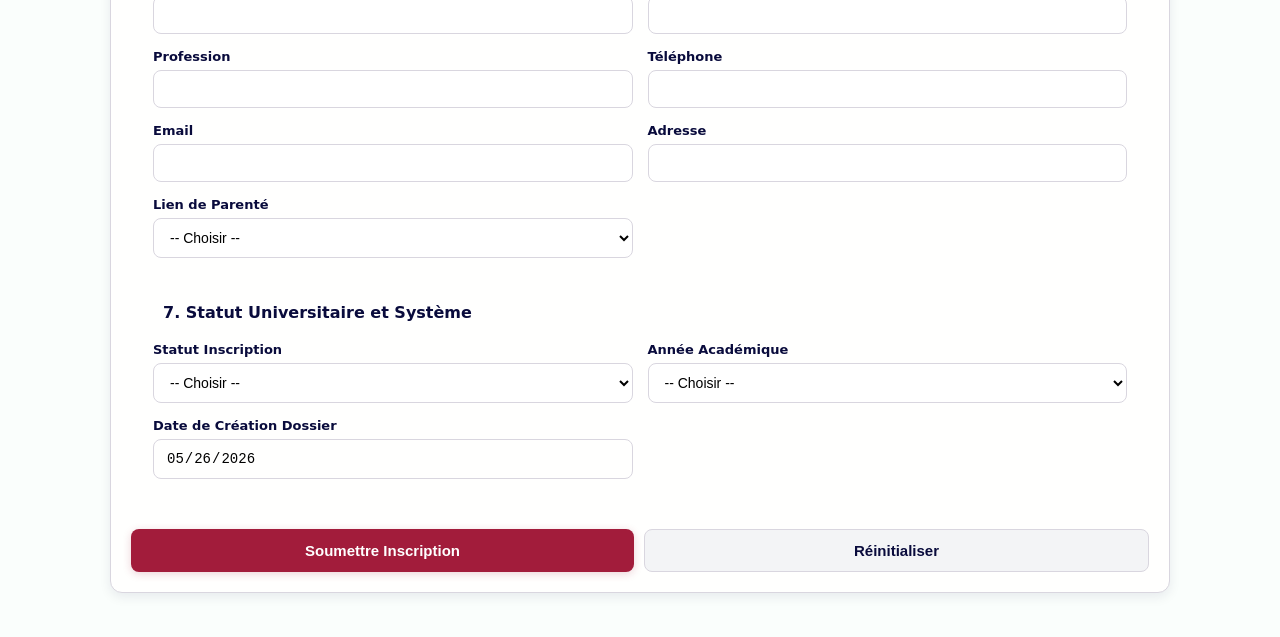
<file: public/etudiant.html>
<!DOCTYPE html>
<html lang="fr">
<head>
<meta charset="utf-8" />
<meta name="viewport" content="width=device-width, initial-scale=1" />
<title>Fiche d'inscription étudiant</title>
<style>
  :root{
    --bg:#fafefc; --fg:#090b3c; --muted:#573e4d; --primary:#a21c3b; --line:#d9d6df; --success:#16a34a;
  }
  *{box-sizing:border-box}
  body{margin:0;font-family:system-ui,-apple-system,Segoe UI,Roboto,Ubuntu,'Helvetica Neue',Arial;
       color:var(--fg);background:var(--bg)}
  .page{max-width:1100px;margin:24px auto;padding:20px}
  .card{background:#fffffe;border:1px solid var(--line);border-radius:12px;box-shadow:0 4px 12px rgba(9,11,60,.08);transition:all .3s ease}
  .header{padding:25px 20px;border-bottom:2px solid var(--primary);display:flex;align-items:center;justify-content:space-between;background:linear-gradient(135deg,#fffffe 0%,#fbf4f0 100%)}
  h1{font-size:24px;margin:0;color:var(--primary);font-weight:700;letter-spacing:-.5px}
  .actions{display:flex;gap:10px}
  button{border:none;border-radius:8px;padding:10px 14px;cursor:pointer;font-weight:600;transition:all .3s ease}
  .btn-primary{background:var(--primary);color:#fff;box-shadow:0 2px 6px rgba(162,28,59,.15)}
  .btn-primary:hover{background:#391f20;transform:translateY(-2px);box-shadow:0 4px 12px rgba(162,28,59,.25)}
  .btn-light{background:#eef2ff;color:#1e40af}
  .content{padding:20px}
  .section{margin:18px 0 8px;font-weight:800;font-size:15px;background:linear-gradient(135deg,var(--primary),#391f20);color:#fff;border:none;padding:8px 10px;border-radius:8px}
  .grid{display:grid;grid-template-columns:repeat(12,1fr);gap:12px}
  .col-12{grid-column:span 12}.col-8{grid-column:span 8}.col-6{grid-column:span 6}
  .col-4{grid-column:span 4}.col-3{grid-column:span 3}.col-2{grid-column:span 2}
  label{font-size:13px;font-weight:700;margin-bottom:6px;display:block;color:var(--fg)}
  input[type="text"],input[type="email"],input[type="tel"],input[type="date"],input[type="number"],select,textarea{
    width:100%;border:1px solid var(--line);border-radius:8px;padding:10px 12px;font-size:14px;background:#fff;transition:all .2s ease;
  }
  input[type="text"]:focus,input[type="email"]:focus,input[type="tel"]:focus,input[type="date"]:focus,input[type="number"]:focus,select:focus,textarea:focus{
    border-color:var(--primary);box-shadow:0 0 0 3px rgba(162,28,59,.1);outline:none
  }
  textarea{min-height:80px;resize:vertical;font-family:inherit}
  .inline{display:flex;gap:14px;flex-wrap:wrap}
  .inline label{font-weight:600;color:var(--fg)}
  .photo-uploader{display:flex;flex-direction:column;gap:8px;align-items:flex-end}
  .photo-frame{width:140px;height:170px;border:2px dashed var(--primary);border-radius:10px;display:flex;
               align-items:center;justify-content:center;overflow:hidden;background:linear-gradient(135deg,rgba(162,28,59,.02),rgba(162,28,59,.05));transition:all .3s ease}
  .photo-frame:hover{border-color:#391f20;background:linear-gradient(135deg,rgba(162,28,59,.05),rgba(162,28,59,.08))}
  .photo-frame img{width:100%;height:100%;object-fit:cover}
  .muted{color:var(--muted);font-size:12px}
  hr{border:none;border-top:1px solid var(--line);margin:14px 0;opacity:.5}
  fieldset{animation:slideUp .4s ease}
  @keyframes slideUp{from{opacity:0;transform:translateY(10px)}to{opacity:1;transform:translateY(0)}}

  /* -------- Print layout -------- */
  .print-wrap{display:none}
  @media print{
    body{background:#fff}
    .page, .card{box-shadow:none;border:none}
    .header, .actions, .content form{display:none !important}
    .print-wrap{display:block;padding:0 8px}
    .print-title{font-size:15px;font-weight:750;text-align:center}
    .print-grid{display:grid;grid-template-columns:1fr 1fr;gap:8px}
    .print-block{border:1px solid #000;padding:8px 10px;min-height:28px}
    .print-row{display:flex;gap:6px;align-items:flex-end;flex-wrap:wrap}
    .print-label{font-weight:500}
    .print-line{flex:1 1 auto;border-bottom:1px dotted #000;min-width:120px}
    .print-photo{position:absolute;top:20px;right:20px;width:80px;height:100px;border:1px solid #000;
                 display:flex;align-items:center;justify-content:center;overflow:hidden}
    .print-photo img{width:100%;height:100%;object-fit:cover;}
    .print-section{font-weight:550;margin:10px 0 6px;border:1px solid #000;padding:4px 6px;background:#f7f7f7}
  }
  /* -------- Responsive -------- */
@media (max-width: 992px) {
  .page { padding: 15px; }
  h1 { font-size: 22px; }
  .col-8, .col-6, .col-4, .col-3, .col-2 { grid-column: span 6; }
  fieldset { padding: 15px !important; margin-bottom: 20px !important; }
  [style*="grid-template-columns: 1fr 1fr"] { grid-template-columns: 1fr !important; }
}

@media (max-width: 768px) {
  .page { padding: 12px; margin: 12px auto; }
  .card { border-radius: 10px; }
  .header { padding: 18px 15px; border-bottom: 1.5px solid var(--primary); }
  h1 { font-size: 20px; letter-spacing: 0; }
  .content { padding: 15px; }
  fieldset { padding: 12px !important; margin-bottom: 18px !important; border-radius: 6px !important; }
  legend { font-size: 13px !important; padding: 0 8px !important; }
  .col-8, .col-6, .col-4, .col-3, .col-2 { grid-column: span 12; }
  label { font-size: 12px; margin-bottom: 5px; }
  input, select, textarea { padding: 9px; font-size: 14px; }
  textarea { min-height: 70px; }
  button { width: 100%; margin-bottom: 8px; font-size: 14px; }
  .photo-uploader { align-items: center; }
  .photo-frame { width: 110px; height: 140px; border-width: 1.5px; }
}

@media (max-width: 600px) {
  .page { padding: 10px; margin: 10px auto; }
  h1 { font-size: 18px; }
  .header { padding: 15px 10px; }
  .content { padding: 12px; }
  fieldset { padding: 10px !important; margin-bottom: 15px !important; }
  legend { font-size: 12px !important; }
  button { padding: 10px 16px; font-size: 13px; }
  .photo-frame { width: 100px; height: 130px; }
  .btn-primary, .btn-secondary { padding: 10px 18px; font-size: 14px; width: 100%; }
}

@media (max-width: 480px) {
  .page { padding: 8px; margin: 8px auto; }
  h1 { font-size: 16px; font-weight: 600; }
  .header { padding: 12px 8px; min-height: auto; }
  .content { padding: 10px; }
  fieldset { padding: 8px !important; margin-bottom: 12px !important; border: 0.5px solid var(--line) !important; }
  legend { font-size: 11px !important; padding: 0 6px !important; }
  label { font-size: 11px; margin-bottom: 4px; }
  input, select, textarea { padding: 8px; font-size: 13px; }
  textarea { min-height: 60px; }
  button { padding: 8px 14px; font-size: 12px; border-radius: 6px; }
  .photo-uploader { gap: 6px; }
  .photo-frame { width: 80px; height: 110px; border-width: 1px; }
  .btn-primary, .btn-secondary { padding: 8px 14px; font-size: 12px; width: 100%; margin-bottom: 6px; }
  div[style*="display: flex; gap: 10px"] { flex-direction: column !important; gap: 8px !important; }
}

</style>
</head>
<body>
<body>
  <div class="page">
    <div class="card">
      <div class="header">
        <h1>Formulaire d'inscription étudiant</h1>
      </div>

      <div class="content">
                    <form id="inscription-form" action="traitement/inscription_action.php" method="POST">

                        <!-- Section 1: Identifiant et Informations d'Origine -->
                        <fieldset style="border: 1px solid var(--bordure); padding: 20px; border-radius: 8px; margin-bottom: 25px;">
                            <legend style="font-weight: 600; color: var(--primaire); padding: 0 10px;">1. Identifiant et Informations d'Origine</legend>
                            <div style="display: grid; grid-template-columns: 1fr 1fr; gap: 15px;">
                                <div class="form-groupe">
                                    <label for="id_permanent">ID Permanent</label>
                                    <input type="text" id="id_permanent" name="id_permanent_etudiant" required>
                                </div>
                                <div class="form-groupe">
                                    <label for="num_carte">N° Carte</label>
                                    <input type="text" id="num_carte" name="num_carte_etu" required>
                                </div>
                                <div class="form-groupe">
                                    <label for="cni">N° CNI</label>
                                    <input type="text" id="cni" name="numero_de_cni_etudiant" required>
                                </div>
                                <div class="form-groupe">
                                    <label for="num_table">N° Table</label>
                                    <input type="text" id="num_table" name="numero_de_table" required>
                                </div>
                                <div class="form-groupe">
                                    <label for="filiere_origine">Filière d'Origine</label>
                                    <input type="text" id="filiere_origine" name="filiere_etudiant" required>
                                </div>
                                <div class="form-groupe">
                                    <label for="nationalite">Nationalité</label>
                                    <input type="text" id="nationalite" name="nationalite_etudiant" required>
                                </div>
                            </div>
                        </fieldset>

                        <!-- Section 2: État Civil et Profil -->
                        <fieldset style="border: 1px solid var(--bordure); padding: 20px; border-radius: 8px; margin-bottom: 25px;">
                            <legend style="font-weight: 600; color: var(--primaire); padding: 0 10px;">2. État Civil et Profil</legend>
                            <div style="display: grid; grid-template-columns: 1fr 1fr; gap: 15px;">
                                <div class="form-groupe">
                                    <label for="nom">Nom</label>
                                    <input type="text" id="nom" name="nom_etudiant" required>
                                </div>
                                <div class="form-groupe">
                                    <label for="prenom">Prénom</label>
                                    <input type="text" id="prenom" name="prenom_etudiant" required>
                                </div>
                                <div class="form-groupe">
                                    <label for="date_naissance">Date de Naissance</label>
                                    <input type="date" id="date_naissance" name="date_naiss_etu" required>
                                </div>
                                <div class="form-groupe">
                                    <label for="lieu_naissance">Lieu de Naissance</label>
                                    <input type="text" id="lieu_naissance" name="lieu_naiss_etu" required>
                                </div>
                                <div class="form-groupe">
                                    <label for="sexe">Sexe</label>
                                    <select id="sexe" name="sex_etudiant" required>
                                        <option value="">-- Choisir --</option>
                                        <option value="M">Masculin</option>
                                        <option value="F">Féminin</option>
                                    </select>
                                </div>
                                <div class="form-groupe">
                                    <label for="serie">Série du BAC</label>
                                    <select id="serie" name="serie_etudiant" required>
                                        <option value="">-- Choisir --</option>
                                        <option value="A">Série A</option>
                                        <option value="C">Série C</option>
                                        <option value="D">Série D</option>
                                        <option value="E">Série E</option>
                                    </select>
                                </div>
                            </div>
                        </fieldset>

                        <!-- Section 3: Coordonnées et Contacts -->
                        <fieldset style="border: 1px solid var(--bordure); padding: 20px; border-radius: 8px; margin-bottom: 25px;">
                            <legend style="font-weight: 600; color: var(--primaire); padding: 0 10px;">3. Coordonnées et Contacts</legend>
                            <div style="display: grid; grid-template-columns: 1fr 1fr; gap: 15px;">
                                <div class="form-groupe">
                                    <label for="email">Email</label>
                                    <input type="email" id="email" name="email_etu" required>
                                </div>
                                <div class="form-groupe">
                                    <label for="contact1">Téléphone Principal</label>
                                    <input type="tel" id="contact1" name="contact_etu" required>
                                </div>
                                <div class="form-groupe">
                                    <label for="contact2">Téléphone Secondaire</label>
                                    <input type="tel" id="contact2" name="contact_2_etudiant">
                                </div>
                                <div class="form-groupe">
                                    <label for="adresse">Adresse / Quartier</label>
                                    <input type="text" id="adresse" name="adresse_etu" required>
                                </div>
                            </div>
                        </fieldset>

                        <!-- Section 4: Informations Médicales et Spécificités -->
                        <fieldset style="border: 1px solid var(--bordure); padding: 20px; border-radius: 8px; margin-bottom: 25px;">
                            <legend style="font-weight: 600; color: var(--primaire); padding: 0 10px;">4. Informations Médicales et Spécificités</legend>
                            <div style="display: grid; grid-template-columns: 1fr 1fr; gap: 15px;">
                                <div class="form-groupe">
                                    <label for="groupe_sanguin">Groupe Sanguin</label>
                                    <select id="groupe_sanguin" name="groupe_sanguin_etudiant">
                                        <option value="">-- Choisir --</option>
                                        <option value="O+">O+</option>
                                        <option value="O-">O-</option>
                                        <option value="A+">A+</option>
                                        <option value="A-">A-</option>
                                        <option value="B+">B+</option>
                                        <option value="B-">B-</option>
                                        <option value="AB+">AB+</option>
                                        <option value="AB-">AB-</option>
                                    </select>
                                </div>
                                <div class="form-groupe">
                                    <label for="handicap">Situation de Handicap</label>
                                    <select id="handicap" name="handicap_etudiant">
                                        <option value="Non">Non</option>
                                        <option value="Oui">Oui</option>
                                    </select>
                                </div>
                                <div class="form-groupe">
                                    <label for="nature_handicap">Nature du Handicap</label>
                                    <input type="text" id="nature_handicap" name="nature_handicap_etudiant" placeholder="Si applicable">
                                </div>
                                <div class="form-groupe">
                                    <label for="situation_matrimoniale">Situation Matrimoniale</label>
                                    <select id="situation_matrimoniale" name="situation_matrimoniale_etudiant">
                                        <option value="Célibataire">Célibataire</option>
                                        <option value="Marié(e)">Marié(e)</option>
                                        <option value="Divorcé(e)">Divorcé(e)</option>
                                    </select>
                                </div>
                            </div>
                        </fieldset>

                        <!-- Section 5: Informations Tuteur 1 -->
                        <fieldset style="border: 1px solid var(--bordure); padding: 20px; border-radius: 8px; margin-bottom: 25px;">
                            <legend style="font-weight: 600; color: var(--primaire); padding: 0 10px;">5. Informations Parent / Tuteur 1</legend>
                            <div style="display: grid; grid-template-columns: 1fr 1fr; gap: 15px;">
                                <div class="form-groupe">
                                    <label for="nom_tuteur1">Nom</label>
                                    <input type="text" id="nom_tuteur1" name="nom_tuteur_1" required>
                                </div>
                                <div class="form-groupe">
                                    <label for="prenom_tuteur1">Prénom</label>
                                    <input type="text" id="prenom_tuteur1" name="prenom_tuteur_1" required>
                                </div>
                                <div class="form-groupe">
                                    <label for="profession_tuteur1">Profession</label>
                                    <input type="text" id="profession_tuteur1" name="profession_tuteur_1" required>
                                </div>
                                <div class="form-groupe">
                                    <label for="contact_tuteur1">Téléphone</label>
                                    <input type="tel" id="contact_tuteur1" name="contact_tuteur_1" required>
                                </div>
                                <div class="form-groupe">
                                    <label for="email_tuteur1">Email</label>
                                    <input type="email" id="email_tuteur1" name="email_tuteur_1">
                                </div>
                                <div class="form-groupe">
                                    <label for="adresse_tuteur1">Adresse</label>
                                    <input type="text" id="adresse_tuteur1" name="adresse_tuteur_1" required>
                                </div>
                                <div class="form-groupe">
                                    <label for="lien_tuteur1">Lien de Parenté</label>
                                    <select id="lien_tuteur1" name="lien_parente_tuteur_1" required>
                                        <option value="">-- Choisir --</option>
                                        <option value="Père">Père</option>
                                        <option value="Mère">Mère</option>
                                        <option value="Oncle">Oncle</option>
                                        <option value="Tante">Tante</option>
                                        <option value="Grand-mère">Grand-mère</option>
                                        <option value="Autre">Autre</option>
                                    </select>
                                </div>
                            </div>
                        </fieldset>

                        <!-- Section 6: Informations Tuteur 2 -->
                        <fieldset style="border: 1px solid var(--bordure); padding: 20px; border-radius: 8px; margin-bottom: 25px;">
                            <legend style="font-weight: 600; color: var(--primaire); padding: 0 10px;">6. Informations Parent / Tuteur 2 (Optionnel)</legend>
                            <div style="display: grid; grid-template-columns: 1fr 1fr; gap: 15px;">
                                <div class="form-groupe">
                                    <label for="nom_tuteur2">Nom</label>
                                    <input type="text" id="nom_tuteur2" name="nom_tuteur_2">
                                </div>
                                <div class="form-groupe">
                                    <label for="prenom_tuteur2">Prénom</label>
                                    <input type="text" id="prenom_tuteur2" name="prenom_tuteur_2">
                                </div>
                                <div class="form-groupe">
                                    <label for="profession_tuteur2">Profession</label>
                                    <input type="text" id="profession_tuteur2" name="profession_tuteur_2">
                                </div>
                                <div class="form-groupe">
                                    <label for="contact_tuteur2">Téléphone</label>
                                    <input type="tel" id="contact_tuteur2" name="contact_tuteur_2">
                                </div>
                                <div class="form-groupe">
                                    <label for="email_tuteur2">Email</label>
                                    <input type="email" id="email_tuteur2" name="email_tuteur_2">
                                </div>
                                <div class="form-groupe">
                                    <label for="adresse_tuteur2">Adresse</label>
                                    <input type="text" id="adresse_tuteur2" name="adresse_tuteur_2">
                                </div>
                                <div class="form-groupe">
                                    <label for="lien_tuteur2">Lien de Parenté</label>
                                    <select id="lien_tuteur2" name="lien_parente_tuteur_2">
                                        <option value="">-- Choisir --</option>
                                        <option value="Père">Père</option>
                                        <option value="Mère">Mère</option>
                                        <option value="Oncle">Oncle</option>
                                        <option value="Tante">Tante</option>
                                        <option value="Grand-mère">Grand-mère</option>
                                        <option value="Autre">Autre</option>
                                    </select>
                                </div>
                            </div>
                        </fieldset>

                        <!-- Section 7: Statut Universitaire et Système -->
                        <fieldset style="border: 1px solid var(--bordure); padding: 20px; border-radius: 8px; margin-bottom: 25px;">
                            <legend style="font-weight: 600; color: var(--primaire); padding: 0 10px;">7. Statut Universitaire et Système</legend>
                            <div style="display: grid; grid-template-columns: 1fr 1fr; gap: 15px;">
                                <div class="form-groupe">
                                    <label for="statut">Statut Inscription</label>
                                    <select id="statut" name="statut_inscription" required>
                                        <option value="">-- Choisir --</option>
                                        <option value="Boursier">Boursier</option>
                                        <option value="Non-boursier">Non-boursier</option>
                                        <option value="En attente">En attente</option>
                                    </select>
                                </div>
                                <div class="form-groupe">
                                    <label for="annee_academique">Année Académique</label>
                                    <select id="annee_academique" name="annee_academique_etudiant" required>
                                        <option value="">-- Choisir --</option>
                                        <option value="2024-2025">2024-2025</option>
                                        <option value="2025-2026">2025-2026</option>
                                        <option value="2026-2027">2026-2027</option>
                                    </select>
                                </div>
                                <div class="form-groupe">
                                    <label for="date_creation">Date de Création Dossier</label>
                                    <input type="date" id="date_creation" name="date_creation_dossier" value="2026-05-26" readonly style="background: var(--fond);">
                                </div>
                            </div>
                        </fieldset>

                        <div style="margin-top: 30px; display: flex; gap: 10px; flex-wrap: wrap;">
                            <button type="submit" class="btn-primary" style="flex: 1; min-width: 150px;">Soumettre Inscription</button>
                            <button type="reset" class="btn-secondary" style="flex: 1; min-width: 150px;">Réinitialiser</button>
                        </div>
                    </form>
                </div>
            </div>

            <div id="succes-section" style="display: none;">
                <div class="carte" style="border-left: 4px solid var(--success); background: linear-gradient(135deg, rgba(22, 163, 74, 0.05), rgba(22, 163, 74, 0.02));">
                    <h2 style="color: var(--success);">✓ Inscription Confirmée</h2>
                    <div style="margin-top: 20px; font-size: 16px; line-height: 1.8;">
                        <p><strong>Numéro d'Inscription :</strong> <span id="numero-inscription" style="color: var(--primaire); font-weight: 600;"></span></p>
                        <p><strong>Date et Heure :</strong> <span id="date-heure"></span></p>
                        <p><strong>Étudiant :</strong> <span id="etudiant-nom"></span></p>
                        <p><strong>Filière :</strong> <span id="filiere-resultat"></span></p>
                    </div>
                    <button onclick="location.reload()" style="margin-top: 20px; padding: 10px 20px; background: var(--primaire); color: white; border: none; border-radius: 5px; cursor: pointer; font-weight: 500;">Nouvelle Inscription</button>
                </div>
            </div>
        </main>
    </div>

    <style>
        .btn-primary {
            padding: 12px 24px;
            background: var(--primary);
            color: white;
            border: none;
            border-radius: 8px;
            cursor: pointer;
            font-size: 15px;
            font-weight: 600;
            transition: all 0.3s ease;
            box-shadow: 0 2px 8px rgba(162,28,59,.2);
        }
        .btn-primary:hover {
            background: #391f20;
            transform: translateY(-2px);
            box-shadow: 0 6px 16px rgba(162,28,59,.3);
        }
        .btn-primary:active {
            transform: translateY(0);
        }
        .btn-secondary {
            padding: 12px 24px;
            background: #f3f4f6;
            color: var(--fg);
            border: 1px solid var(--line);
            border-radius: 8px;
            cursor: pointer;
            font-size: 15px;
            font-weight: 600;
            transition: all 0.3s ease;
        }
        .btn-secondary:hover {
            background: var(--line);
            border-color: var(--primary);
            color: var(--primary);
        }
        .btn-secondary:active {
            transform: scale(0.98);
        }
    </style>

    <script>
        document.getElementById('inscription-form').addEventListener('submit', function(e) {
            e.preventDefault();
            
            const nom = document.getElementById('nom').value;
            const prenom = document.getElementById('prenom').value;
            const filiere = document.getElementById('filiere_origine').value;
            
            const now = new Date();
            const dateHeure = now.toLocaleString('fr-FR', {
                year: 'numeric',
                month: '2-digit',
                day: '2-digit',
                hour: '2-digit',
                minute: '2-digit',
                second: '2-digit'
            });
            
            const numeroInscription = 'INS-' + now.getFullYear() + '-' + Math.random().toString(36).substr(2, 9).toUpperCase();
            
            document.getElementById('numero-inscription').textContent = numeroInscription;
            document.getElementById('date-heure').textContent = dateHeure;
            document.getElementById('etudiant-nom').textContent = prenom + ' ' + nom;
            document.getElementById('filiere-resultat').textContent = filiere;
            
            document.getElementById('formulaire-section').style.display = 'none';
            document.getElementById('succes-section').style.display = 'block';
            
            // Optionnel : envoyer les données au serveur
            // fetch('traitement/inscription_action.php', {
            //     method: 'POST',
            //     body: new FormData(this)
            // });
        });
    </script>
</body>
</html>
</file>
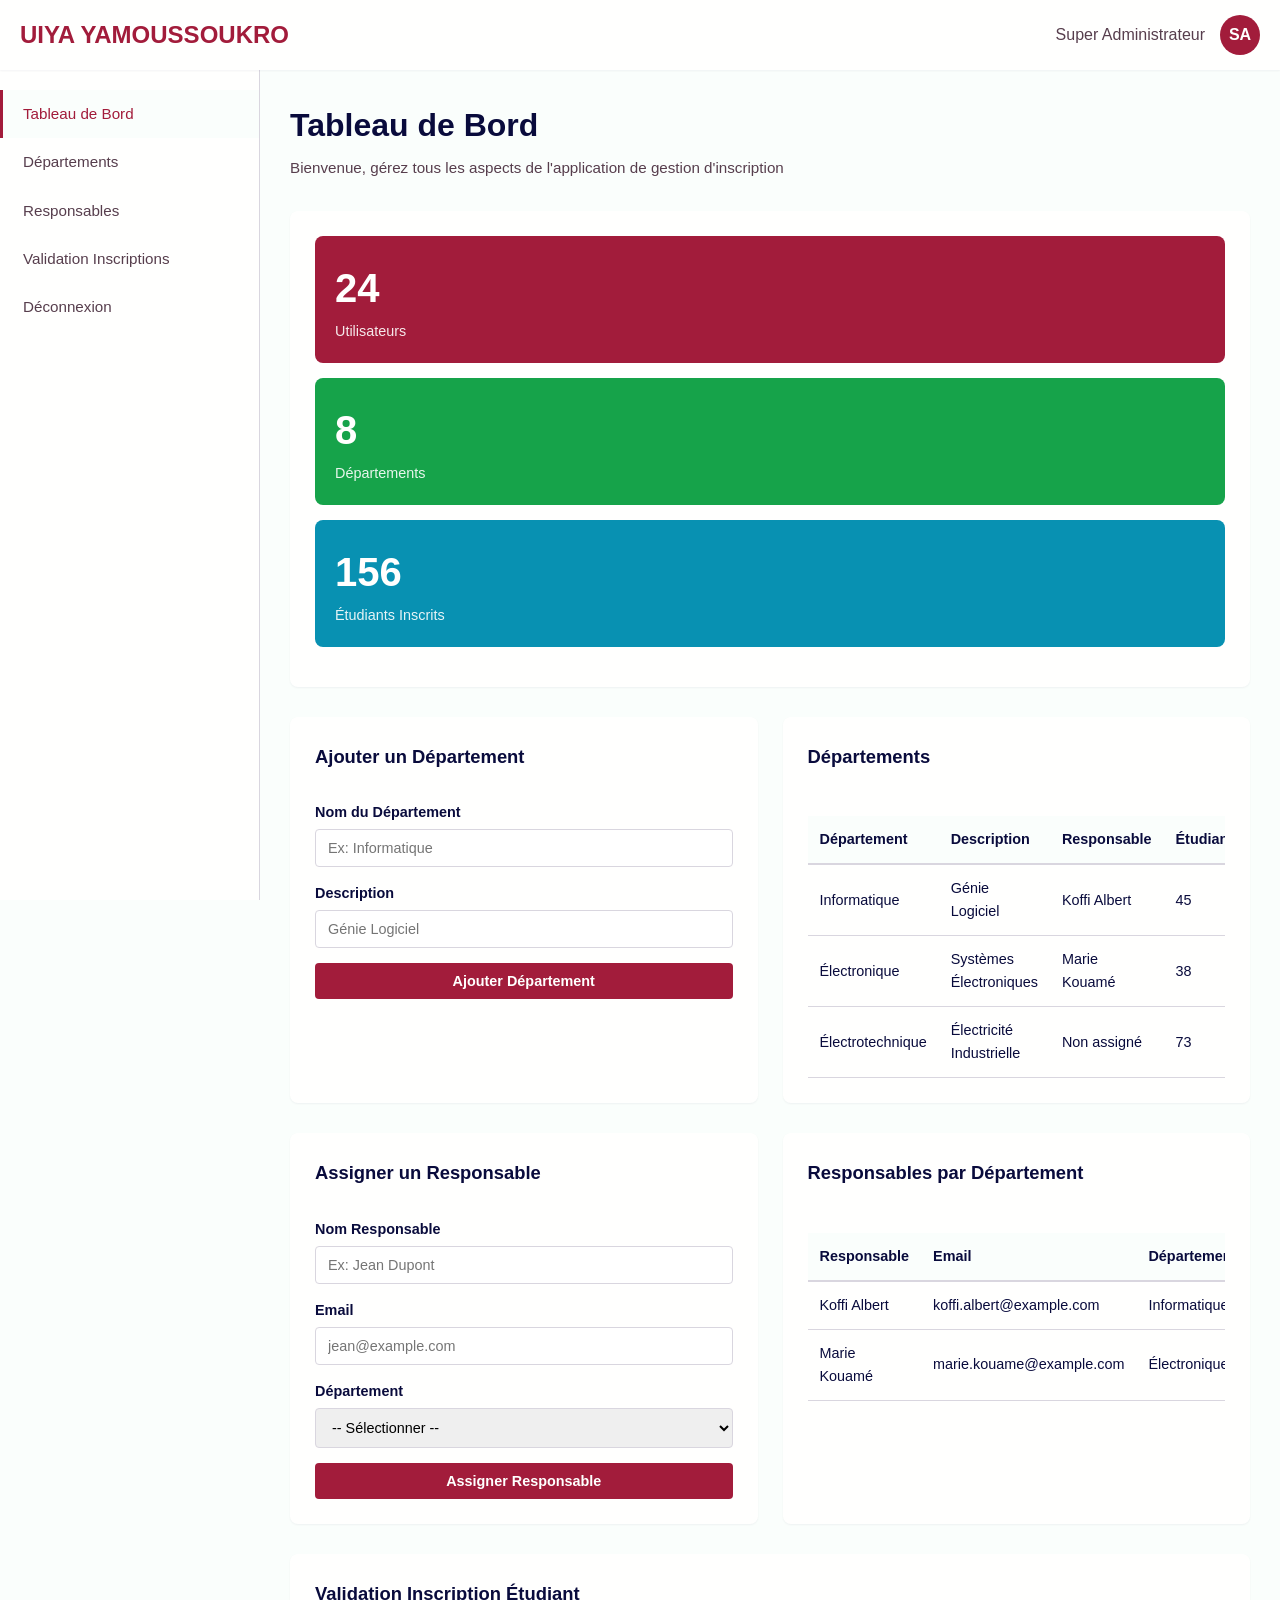
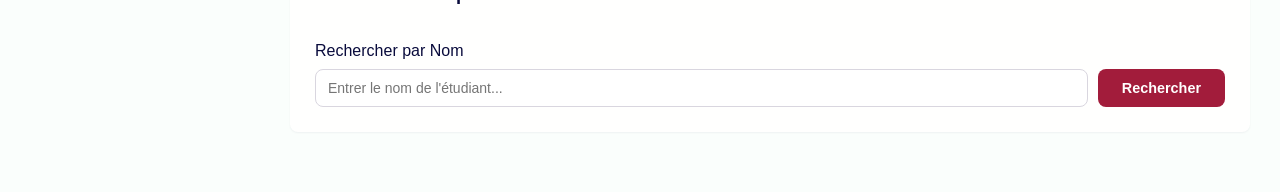
<file: public/utilisateur.html>
<!DOCTYPE html>
<html lang="fr">
<head>
    <meta charset="UTF-8">
    <meta name="viewport" content="width=device-width, initial-scale=1.0">
    <title>Super Administrateur - Tableau de Bord</title>
    <link rel="stylesheet" href="css/style.css">
</head>
<body>
    <!-- HEADER -->
    <header class="header">
        <div class="header-content">
            <a href="#" class="header-logo">UIYA YAMOUSSOUKRO</a>
            <div class="header-user">
                <span>Super Administrateur</span>
                <div class="header-user-avatar">SA</div>
            </div>
        </div>
    </header>

    <!-- LAYOUT PRINCIPAL -->
    <div class="layout">
        <!-- SIDEBAR -->
        <aside class="sidebar">
            <nav class="sidebar-menu">
                <li><a href="#tableau-bord" class="active">Tableau de Bord</a></li>
                <li><a href="#departements">Départements</a></li>
                <li><a href="#responsables">Responsables</a></li>
                <li><a href="#validation">Validation Inscriptions</a></li>
                <li><a href="#deconnexion">Déconnexion</a></li>
            </nav>
        </aside>

        <!-- CONTENU PRINCIPAL -->
        <main class="main-content">
            <!-- EN-TÊTE DE PAGE -->
            <div class="page-header">
                <h1>Tableau de Bord</h1>
                <p>Bienvenue, gérez tous les aspects de l'application de gestion d'inscription</p>
            </div>

            <!-- STATISTIQUES RAPIDES -->
            <div class="grille">
                <div class="carte">
                    <div class="carte-stat">
                        <div>
                            <div class="carte-stat-nombre">24</div>
                            <div class="carte-stat-label">Utilisateurs</div>
                        </div>
                    </div>
                    <div class="carte-stat" style="background: #16a34a;">
                        <div>
                            <div class="carte-stat-nombre">8</div>
                            <div class="carte-stat-label">Départements</div>
                        </div>
                    </div>
                    <div class="carte-stat" style="background: #0891b2;">
                        <div>
                            <div class="carte-stat-nombre">156</div>
                            <div class="carte-stat-label">Étudiants Inscrits</div>
                        </div>
                    </div>
                </div>
            </div>

            <!-- GESTION PRINCIPALE -->
            <div class="grille">
                <!-- GESTION DÉPARTEMENTS -->
                <div class="carte" id="departements">
                    <h2>Ajouter un Département</h2>
                    <form action="traitement/connexion_admin.php" method="POST">
                        <div class="form-groupe">
                            <label for="nom-dept">Nom du Département</label>
                            <input type="text" id="nom-dept" name="nom_departement" placeholder="Ex: Informatique" required>
                        </div>
                        <div class="form-groupe">
                            <label for="desc-dept">Description</label>
                            <input type="text" id="desc-dept" name="description_departement" placeholder="Génie Logiciel" required>
                        </div>
                        <button type="submit">Ajouter Département</button>
                    </form>
                </div>

                <div class="carte">
                    <h2>Départements</h2>
                    <div class="table-responsive">
                        <table>
                            <thead>
                                <tr>
                                    <th>Département</th>
                                    <th>Description</th>
                                    <th>Responsable</th>
                                    <th>Étudiants</th>
                                </tr>
                            </thead>
                            <tbody>
                                <tr>
                                    <td>Informatique</td>
                                    <td>Génie Logiciel</td>
                                    <td>Koffi Albert</td>
                                    <td>45</td>
                                </tr>
                                <tr>
                                    <td>Électronique</td>
                                    <td>Systèmes Électroniques</td>
                                    <td>Marie Kouamé</td>
                                    <td>38</td>
                                </tr>
                                <tr>
                                    <td>Électrotechnique</td>
                                    <td>Électricité Industrielle</td>
                                    <td>Non assigné</td>
                                    <td>73</td>
                                </tr>
                            </tbody>
                        </table>
                    </div>
                </div>
            </div>

            <!-- GESTION RESPONSABLES -->
            <div class="grille">
                <div class="carte" id="responsables">
                    <h2>Assigner un Responsable</h2>
                    <form action="traitement/connexion_admin.php" method="POST">
                        <div class="form-groupe">
                            <label for="nom-resp">Nom Responsable</label>
                            <input type="text" id="nom-resp" name="nom_responsable" placeholder="Ex: Jean Dupont" required>
                        </div>
                        <div class="form-groupe">
                            <label for="email-resp">Email</label>
                            <input type="email" id="email-resp" name="email_responsable" placeholder="jean@example.com" required>
                        </div>
                        <div class="form-groupe">
                            <label for="dept-resp">Département</label>
                            <select id="dept-resp" name="id_departement" required>
                                <option value="">-- Sélectionner --</option>
                                <option value="1">Informatique</option>
                                <option value="2">Électronique</option>
                                <option value="3">Électrotechnique</option>
                            </select>
                        </div>
                        <button type="submit">Assigner Responsable</button>
                    </form>
                </div>

                <div class="carte">
                    <h2>Responsables par Département</h2>
                    <div class="table-responsive">
                        <table>
                            <thead>
                                <tr>
                                    <th>Responsable</th>
                                    <th>Email</th>
                                    <th>Département</th>
                                </tr>
                            </thead>
                            <tbody>
                                <tr>
                                    <td>Koffi Albert</td>
                                    <td>koffi.albert@example.com</td>
                                    <td>Informatique</td>
                                </tr>
                                <tr>
                                    <td>Marie Kouamé</td>
                                    <td>marie.kouame@example.com</td>
                                    <td>Électronique</td>
                                </tr>
                            </tbody>
                        </table>
                    </div>
                </div>
            </div>

            <!-- VALIDATION INSCRIPTIONS ÉTUDIANTS -->
            <div class="grille">
                <div class="carte" id="validation" style="grid-column: 1 / -1;">
                    <h2>Validation Inscription Étudiant</h2>
                    <div class="form-groupe">
                        <label for="search-etudiant">Rechercher par Nom</label>
                        <div style="display: flex; gap: 10px;">
                            <input type="text" id="search-etudiant" placeholder="Entrer le nom de l'étudiant..." style="flex: 1; border: 1px solid var(--bordure); border-radius: 8px; padding: 10px 12px; font-size: 14px; background: #fff; transition: all 0.2s ease;">
                            <button type="button" onclick="rechercherEtudiant()" style="padding: 10px 24px; background: var(--primaire); color: white; border: none; border-radius: 8px; cursor: pointer; font-weight: 600; transition: all 0.3s ease;" onmouseover="this.style.background='#391f20'; this.style.transform='translateY(-2px)';" onmouseout="this.style.background='var(--primaire)'; this.style.transform='translateY(0)';">Rechercher</button>
                        </div>
                    </div>
                </div>
            </div>

            <!-- AFFICHAGE FICHE PRÉ-REMPLIE -->
            <div id="fiche-etudiant" style="display: none;">
                <div class="carte" style="grid-column: 1 / -1;">
                    <h2>Fiche d'Inscription - <span id="nom-etudiant-affiche"></span></h2>
                    <div style="display: grid; grid-template-columns: 1fr 1fr; gap: 20px; margin: 20px 0;">
                        <!-- Colonne 1 -->
                        <div>
                            <div class="form-groupe" style="margin-bottom: 15px;">
                                <label>ID Permanent</label>
                                <p id="fiche-id" style="padding: 10px; background: var(--fond); border-radius: 6px; margin: 5px 0; border-left: 3px solid var(--primaire); font-weight: 500;"></p>
                            </div>
                            <div class="form-groupe" style="margin-bottom: 15px;">
                                <label>Nom & Prénom</label>
                                <p id="fiche-nom" style="padding: 10px; background: var(--fond); border-radius: 6px; margin: 5px 0; border-left: 3px solid var(--primaire); font-weight: 500;"></p>
                            </div>
                            <div class="form-groupe" style="margin-bottom: 15px;">
                                <label>Date de Naissance</label>
                                <p id="fiche-ddn" style="padding: 10px; background: var(--fond); border-radius: 6px; margin: 5px 0; border-left: 3px solid var(--primaire); font-weight: 500;"></p>
                            </div>
                            <div class="form-groupe" style="margin-bottom: 15px;">
                                <label>Email</label>
                                <p id="fiche-email" style="padding: 10px; background: var(--fond); border-radius: 6px; margin: 5px 0; border-left: 3px solid var(--primaire); font-weight: 500;"></p>
                            </div>
                            <div class="form-groupe" style="margin-bottom: 15px;">
                                <label>Contact</label>
                                <p id="fiche-contact" style="padding: 10px; background: var(--fond); border-radius: 6px; margin: 5px 0; border-left: 3px solid var(--primaire); font-weight: 500;"></p>
                            </div>
                        </div>
                        <!-- Colonne 2 -->
                        <div>
                            <div class="form-groupe" style="margin-bottom: 15px;">
                                <label>Filière</label>
                                <p id="fiche-filiere" style="padding: 10px; background: var(--fond); border-radius: 6px; margin: 5px 0; border-left: 3px solid var(--primaire); font-weight: 500;"></p>
                            </div>
                            <div class="form-groupe" style="margin-bottom: 15px;">
                                <label>Sexe</label>
                                <p id="fiche-sexe" style="padding: 10px; background: var(--fond); border-radius: 6px; margin: 5px 0; border-left: 3px solid var(--primaire); font-weight: 500;"></p>
                            </div>
                            <div class="form-groupe" style="margin-bottom: 15px;">
                                <label>Statut Inscription</label>
                                <p id="fiche-statut" style="padding: 10px; background: var(--fond); border-radius: 6px; margin: 5px 0; border-left: 3px solid var(--primaire); font-weight: 500;"></p>
                            </div>
                            <div class="form-groupe" style="margin-bottom: 15px;">
                                <label>Année Académique</label>
                                <p id="fiche-annee" style="padding: 10px; background: var(--fond); border-radius: 6px; margin: 5px 0; border-left: 3px solid var(--primaire); font-weight: 500;"></p>
                            </div>
                            <div class="form-groupe" style="margin-bottom: 15px;">
                                <label>Adresse</label>
                                <p id="fiche-adresse" style="padding: 10px; background: var(--fond); border-radius: 6px; margin: 5px 0; border-left: 3px solid var(--primaire); font-weight: 500;"></p>
                            </div>
                        </div>
                    </div>
                    <div style="display: flex; gap: 10px; margin-top: 25px; padding-top: 20px; border-top: 1px solid var(--line);">
                        <button type="button" onclick="validerInscription()" style="padding: 12px 30px; background: #16a34a; color: white; border: none; border-radius: 8px; cursor: pointer; font-weight: 600; font-size: 15px; transition: all 0.3s ease;" onmouseover="this.style.background='#15803d'; this.style.transform='translateY(-2px)';" onmouseout="this.style.background='#16a34a'; this.style.transform='translateY(0)';">Valider Inscription</button>
                        <button type="button" onclick="annulerRecherche()" style="padding: 12px 30px; background: var(--line); color: var(--fg); border: 1px solid var(--line); border-radius: 8px; cursor: pointer; font-weight: 600; font-size: 15px; transition: all 0.3s ease;" onmouseover="this.style.background='var(--primaire)'; this.style.color='white'; this.style.border='1px solid var(--primaire)';" onmouseout="this.style.background='var(--line)'; this.style.color='var(--fg)'; this.style.border='1px solid var(--line)';">Annuler</button>
                    </div>
                </div>
            </div>

        </main>
    </div>

    <!-- SCRIPT -->
    <script>
        // Données de test - À remplacer par une requête PHP
        const etudiantsBase = [
            {
                id: 'INS-001',
                nom: 'Jean Dupont',
                ddn: '15/03/2003',
                email: 'jean.dupont@example.com',
                contact: '+225 01 23 45 67',
                filiere: 'Génie Logiciel',
                sexe: 'Masculin',
                statut: 'Non-boursier',
                annee: '2025-2026',
                adresse: 'Yamoussoukro, Quartier Nord'
            },
            {
                id: 'INS-002',
                nom: 'Marie Kouamé',
                ddn: '22/07/2004',
                email: 'marie.kouame@example.com',
                contact: '+225 07 89 12 34',
                filiere: 'Électronique',
                sexe: 'Féminin',
                statut: 'Boursier',
                annee: '2025-2026',
                adresse: 'Yamoussoukro, Zone 4'
            },
            {
                id: 'INS-003',
                nom: 'Koffi Albert',
                ddn: '10/11/2002',
                email: 'koffi.albert@example.com',
                contact: '+225 05 67 89 01',
                filiere: 'Génie Logiciel',
                sexe: 'Masculin',
                statut: 'Non-boursier',
                annee: '2025-2026',
                adresse: 'Yamoussoukro, Rue Principale'
            }
        ];

        function rechercherEtudiant() {
            const searchTerm = document.getElementById('search-etudiant').value.toLowerCase().trim();
            if (!searchTerm) {
                alert('Veuillez entrer un nom à rechercher');
                return;
            }

            const etudiant = etudiantsBase.find(e => e.nom.toLowerCase().includes(searchTerm));
            if (etudiant) {
                afficherFiche(etudiant);
            } else {
                alert('Aucun étudiant trouvé avec ce nom');
                annulerRecherche();
            }
        }

        function afficherFiche(etudiant) {
            document.getElementById('nom-etudiant-affiche').textContent = etudiant.nom;
            document.getElementById('fiche-id').textContent = etudiant.id;
            document.getElementById('fiche-nom').textContent = etudiant.nom;
            document.getElementById('fiche-ddn').textContent = etudiant.ddn;
            document.getElementById('fiche-email').textContent = etudiant.email;
            document.getElementById('fiche-contact').textContent = etudiant.contact;
            document.getElementById('fiche-filiere').textContent = etudiant.filiere;
            document.getElementById('fiche-sexe').textContent = etudiant.sexe;
            document.getElementById('fiche-statut').textContent = etudiant.statut;
            document.getElementById('fiche-annee').textContent = etudiant.annee;
            document.getElementById('fiche-adresse').textContent = etudiant.adresse;
            
            document.getElementById('fiche-etudiant').style.display = 'block';
            document.getElementById('fiche-etudiant').scrollIntoView({ behavior: 'smooth' });
            
            // Animation
            const fiche = document.getElementById('fiche-etudiant').querySelector('.carte');
            fiche.style.animation = 'fadeInUp 0.5s ease';
        }

        function validerInscription() {
            const nom = document.getElementById('nom-etudiant-affiche').textContent;
            const confirmation = confirm(`Confirmer la validation de l'inscription de ${nom} ?`);
            if (confirmation) {
                alert(`Inscription de ${nom} validée avec succès!`);
                // Ici, envoyer une requête POST à PHP pour valider
                // fetch('traitement/valider_inscription.php', {
                //     method: 'POST',
                //     body: JSON.stringify({ id: id_etudiant })
                // });
                annulerRecherche();
            }
        }

        function annulerRecherche() {
            document.getElementById('search-etudiant').value = '';
            document.getElementById('fiche-etudiant').style.display = 'none';
        }

        document.addEventListener('DOMContentLoaded', function() {
            const cartes = document.querySelectorAll('.carte');
            cartes.forEach((carte, index) => {
                carte.style.animation = `fadeInUp 0.5s ease ${index * 0.1}s forwards`;
                carte.style.opacity = '0';
            });

            const menuLinks = document.querySelectorAll('.sidebar-menu a');
            menuLinks.forEach(link => {
                link.addEventListener('click', function() {
                    menuLinks.forEach(l => l.classList.remove('active'));
                    this.classList.add('active');
                });
            });

            // Permettre la recherche avec la touche Entrée
            document.getElementById('search-etudiant').addEventListener('keypress', function(e) {
                if (e.key === 'Enter') {
                    rechercherEtudiant();
                }
            });
        });

        const style = document.createElement('style');
        style.textContent = `
            @keyframes fadeInUp {
                from { opacity: 0; transform: translateY(20px); }
                to { opacity: 1; transform: translateY(0); }
            }
            #search-etudiant:focus {
                border-color: var(--primaire);
                box-shadow: 0 0 0 3px rgba(162,28,59,.1);
                outline: none;
            }
        `;
        document.head.appendChild(style);
    </script>
</body>
</html>
</file>
<file: public/css/style.css>
/*
:root {
    --fond: #f0f4f8;
    --fond-dark: #e2e8f0;
    --texte: #1a202c;
    --texte-secondaire: #4a5568;
    --primaire: #2563eb;
    --primaire-hover: #1d4ed8;
    --secondaire: #64748b;
    --secondaire-hover: #475569;
    --bordure: #cbd5e1;
    --blanc: #ffffff;
    --danger: #dc2626;
    --danger-hover: #b91c1c;
    --success: #16a34a;
    --success-hover: #15803d;
    --info: #0891b2;
    --ombre: 0 1px 3px rgba(0, 0, 0, 0.1);
    --ombre-md: 0 4px 6px rgba(0, 0, 0, 0.1);
    --ombre-lg: 0 10px 15px rgba(0, 0, 0, 0.1);
}
*/

:root {
    /* Fonds de page, sections et conteneurs (Teintes claires, crème et ivoire) */
    --fond: #fafefc;              /* --color-4 : Blanc opale très doux pour le fond général */
    --fond-secondaire: #fbf4f0;   /* --color-5 : Crème chaud pour les blocs et formulaires */
    --blanc: #fffffe;             /* --color-3 : Blanc pur pour les cartes et tables */
    
    /* Textes (Haute lisibilité) */
    --texte: #090b3c;             /* --color-6 : Bleu nuit très sombre pour les titres et textes principaux */
    --texte-secondaire: #573e4d;  /* --color-10 : Prune foncé pour les sous-titres et labels */
    
    /* Éléments d'accentuation et boutons (Vifs et professionnels) */
    --primaire: #a21c3b;          /* --color-7 : Bordeaux/Rouge académique pour les actions principales */
    --primaire-hover: #391f20;    /* --color-1 : Brun chocolat profond pour le survol (hover) */
    
    /* Bordures, badges et états secondaires */
    --bordure: #d9d6df;           /* --color-2 : Gris lavande clair pour des séparations très épurées */
    --secondaire: #7d6f77;        /* --color-8 : Gris de roche pour les boutons secondaires ou désactivés */
    --info: #b8aeb0;              /* --color-9 : Gris perle pour les arrière-plans d'éléments neutres */
    
    /* Ombres légères pour garder le style épuré */
    --ombre: 0 1px 2px rgba(9, 11, 60, 0.05);
    --ombre-md: 0 4px 12px rgba(9, 11, 60, 0.08);
}

* {
    margin: 0;
    padding: 0;
    box-sizing: border-box;
}

html, body {
    height: 100%;
}

body {
    font-family: 'Segoe UI', Tahoma, Geneva, Verdana, sans-serif;
    background-color: var(--fond);
    color: var(--texte);
    line-height: 1.6;
}

/* HEADER */
.header {
    background: var(--blanc);
    box-shadow: var(--ombre);
    position: sticky;
    top: 0;
    z-index: 100;
}

.header-content {
    display: flex;
    justify-content: space-between;
    align-items: center;
    max-width: 1400px;
    margin: 0 auto;
    padding: 0 20px;
    height: 70px;
}

.header-logo {
    font-size: 1.5rem;
    font-weight: 700;
    color: var(--primaire);
    text-decoration: none;
    display: flex;
    align-items: center;
    gap: 10px;
}

.header-user {
    display: flex;
    align-items: center;
    gap: 15px;
    color: var(--texte-secondaire);
}

.header-user-avatar {
    width: 40px;
    height: 40px;
    background: var(--primaire);
    border-radius: 50%;
    display: flex;
    align-items: center;
    justify-content: center;
    color: var(--blanc);
    font-weight: bold;
}

/* MAIN LAYOUT */
.layout {
    display: flex;
    min-height: calc(100vh - 70px);
}

/* SIDEBAR */
.sidebar {
    width: 260px;
    background: var(--blanc);
    border-right: 1px solid var(--bordure);
    padding: 20px 0;
    overflow-y: auto;
    position: fixed;
    height: calc(100vh - 70px);
    left: 0;
    top: 70px;
}

.sidebar-menu {
    list-style: none;
    padding: 0;
}

.sidebar-menu li {
    margin: 0;
}

.sidebar-menu a {
    display: flex;
    align-items: center;
    gap: 12px;
    padding: 12px 20px;
    color: var(--texte-secondaire);
    text-decoration: none;
    transition: all 0.3s ease;
    font-size: 0.95rem;
    border-left: 3px solid transparent;
}

.sidebar-menu a:hover,
.sidebar-menu a.active {
    background: var(--fond);
    color: var(--primaire);
    border-left-color: var(--primaire);
}

/* MAIN CONTENT */
.main-content {
    flex: 1;
    margin-left: 260px;
    padding: 30px;
    background: var(--fond);
}

.page-header {
    margin-bottom: 30px;
}

.page-header h1 {
    font-size: 2rem;
    margin-bottom: 5px;
    color: var(--texte);
}

.page-header p {
    color: var(--texte-secondaire);
    font-size: 0.95rem;
}

/* CARTES */
.grille {
    display: grid;
    grid-template-columns: repeat(auto-fit, minmax(350px, 1fr));
    gap: 25px;
    margin-bottom: 30px;
}

.carte {
    background: var(--blanc);
    border-radius: 8px;
    padding: 25px;
    box-shadow: var(--ombre);
    transition: all 0.3s ease;
}

.carte:hover {
    box-shadow: var(--ombre-md);
    transform: translateY(-2px);
}

.carte h2 {
    font-size: 1.15rem;
    margin-bottom: 20px;
    color: var(--texte);
    display: flex;
    align-items: center;
    gap: 8px;
    padding-bottom: 10px;
    border-bottom: 2px solid var(--fond-dark);
}

.carte-stat {
    display: flex;
    justify-content: space-between;
    align-items: center;
    padding: 20px;
    background: var(--primaire);
    color: var(--blanc);
    border-radius: 8px;
    margin-bottom: 15px;
}

.carte-stat-nombre {
    font-size: 2.5rem;
    font-weight: 700;
}

.carte-stat-label {
    font-size: 0.9rem;
    opacity: 0.9;
}

/* FORMULAIRES */
form {
    display: flex;
    flex-direction: column;
    gap: 15px;
}

.form-groupe {
    display: flex;
    flex-direction: column;
    gap: 5px;
}

form label {
    font-weight: 600;
    font-size: 0.9rem;
    color: var(--texte);
}

input, select, textarea {
    padding: 10px 12px;
    border: 1px solid var(--bordure);
    border-radius: 4px;
    font-size: 0.9rem;
    transition: all 0.3s ease;
}

input:focus, select:focus, textarea:focus {
    outline: none;
    border-color: var(--primaire);
    box-shadow: 0 0 0 3px rgba(37, 99, 235, 0.1);
}

textarea {
    resize: vertical;
    font-family: inherit;
}

/* BOUTONS */
button {
    padding: 10px 16px;
    border: none;
    border-radius: 4px;
    cursor: pointer;
    font-weight: 600;
    font-size: 0.9rem;
    transition: all 0.3s ease;
    display: inline-flex;
    align-items: center;
    justify-content: center;
    gap: 8px;
    background: var(--primaire);
    color: var(--blanc);
}

button:hover {
    background: var(--primaire-hover);
    transform: translateY(-2px);
    box-shadow: var(--ombre-md);
}

button.danger {
    background: var(--danger);
    color: var(--blanc);
}

button.danger:hover {
    background: var(--danger-hover);
}

button.petit {
    padding: 6px 12px;
    font-size: 0.85rem;
}

/* TABLEAUX */
.table-responsive {
    overflow-x: auto;
}

table {
    width: 100%;
    border-collapse: collapse;
    margin-top: 15px;
    font-size: 0.9rem;
}

thead {
    background: var(--fond);
}

th {
    padding: 12px;
    text-align: left;
    font-weight: 600;
    color: var(--texte);
    border-bottom: 2px solid var(--bordure);
}

td {
    padding: 12px;
    border-bottom: 1px solid var(--bordure);
}

tr:hover {
    background: var(--fond);
}

/* RESPONSIVE */
@media (max-width: 768px) {
    .layout {
        flex-direction: column;
    }
    
    .sidebar {
        width: 100%;
        height: auto;
        position: static;
        border-right: none;
        border-bottom: 1px solid var(--bordure);
        padding: 10px 0;
        display: none;
    }
    
    .sidebar.active {
        display: block;
    }
    
    .sidebar-menu {
        display: flex;
        flex-wrap: wrap;
    }
    
    .sidebar-menu a {
        flex: 1;
        min-width: 150px;
        padding: 10px 15px;
        border-left: none;
        border-bottom: 3px solid transparent;
    }
    
    .sidebar-menu a:hover,
    .sidebar-menu a.active {
        border-left: none;
        border-bottom-color: var(--primaire);
        background: var(--fond);
    }
    
    .main-content {
        margin-left: 0;
        padding: 20px;
    }
    
    .grille {
        grid-template-columns: 1fr;
        gap: 20px;
    }
    
    .page-header h1 {
        font-size: 1.5rem;
    }
    
    .header-content {
        height: auto;
        padding: 15px 20px;
    }
    
    .header-user {
        font-size: 0.85rem;
    }
}

@media (max-width: 480px) {
    .carte-stat {
        flex-direction: column;
        text-align: center;
    }
    
    .action-cell {
        flex-direction: column;
    }
    
    table {
        font-size: 0.8rem;
    }
    
    button, .btn {
        padding: 8px 12px;
        font-size: 0.85rem;
    }
}
</file>
